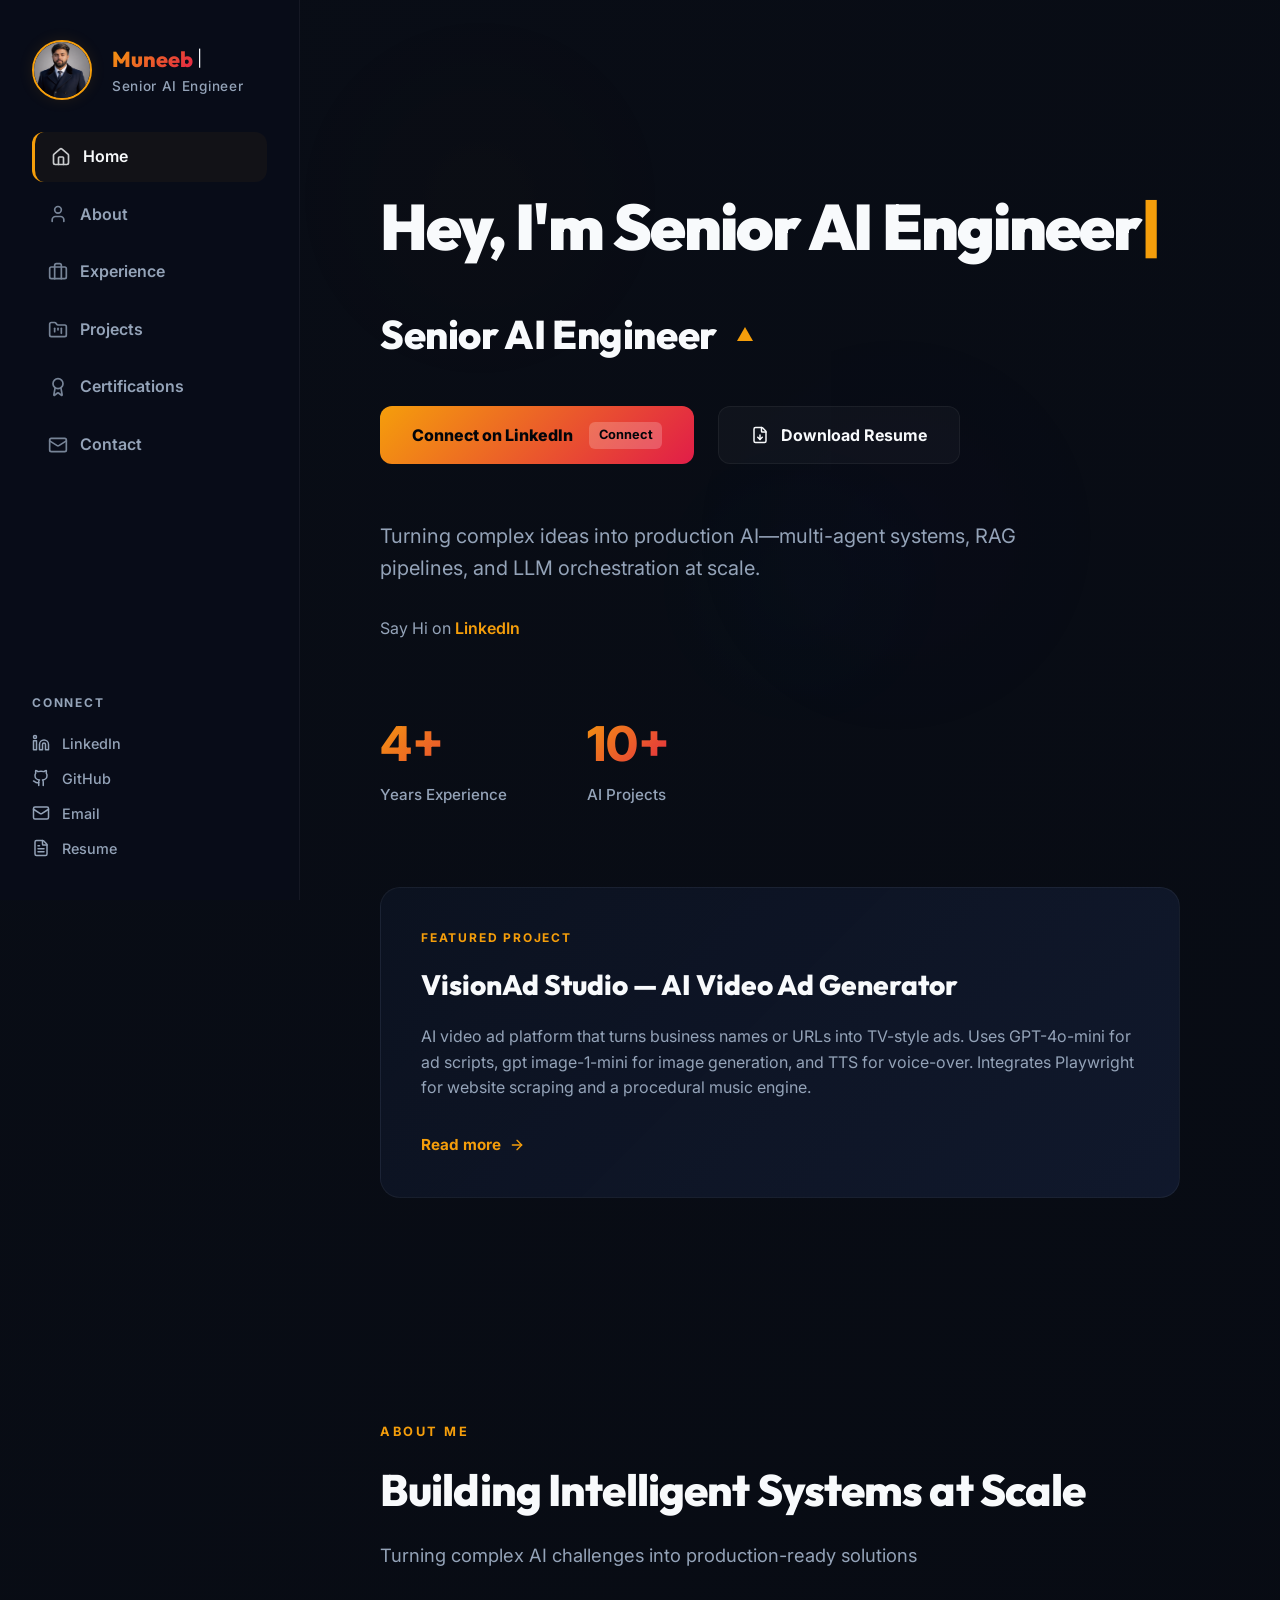
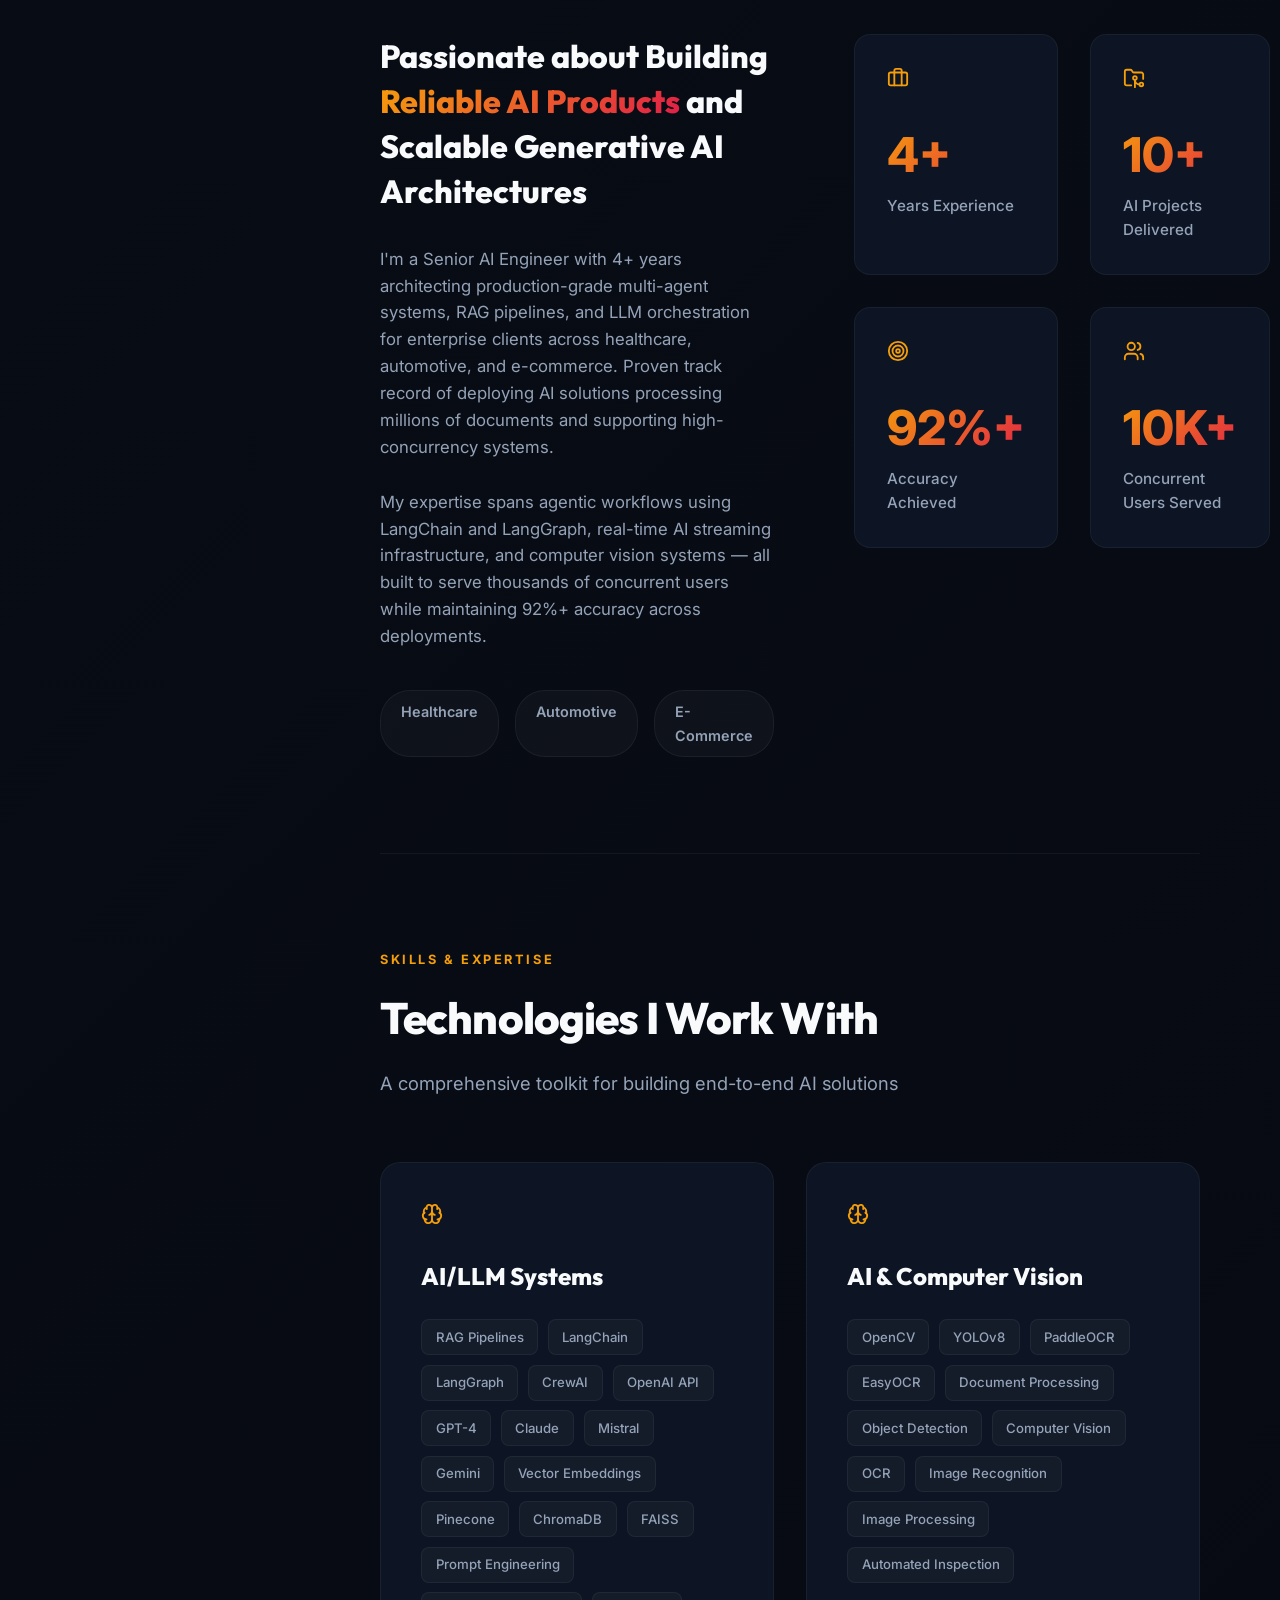
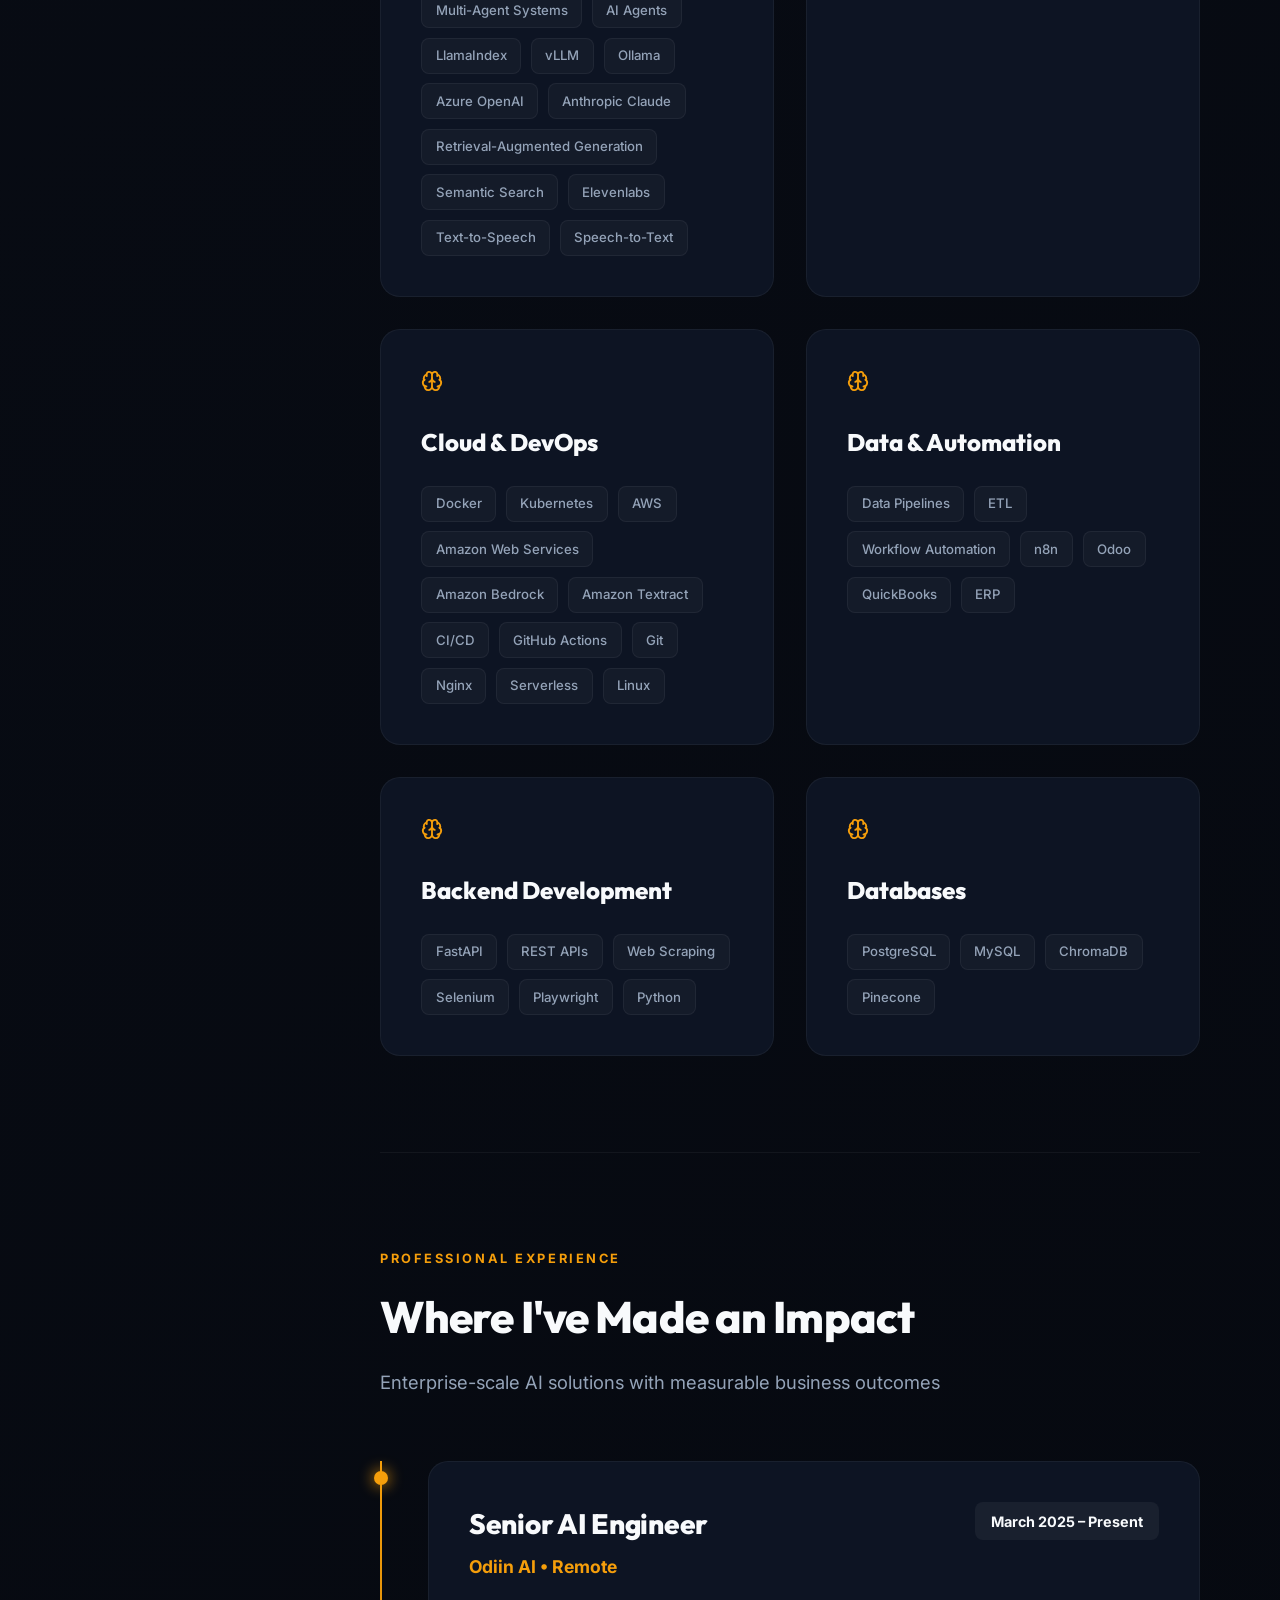
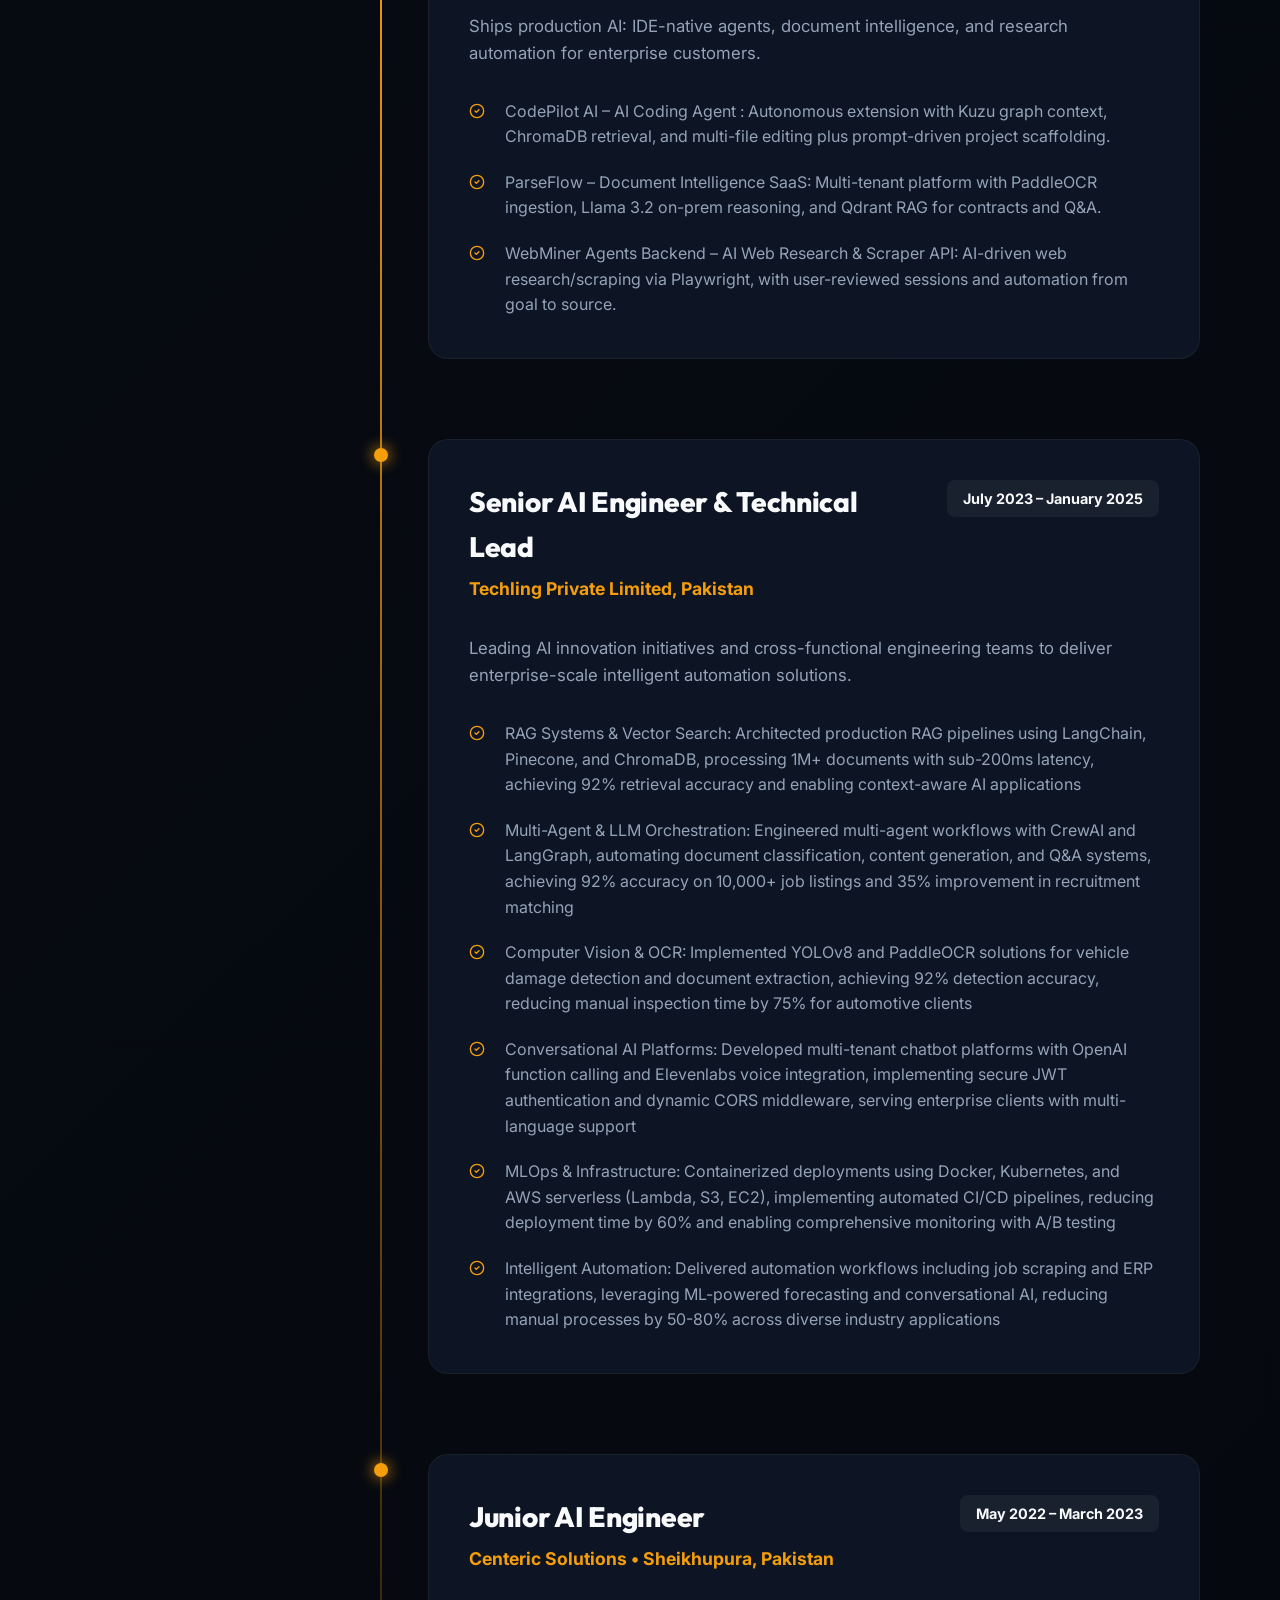
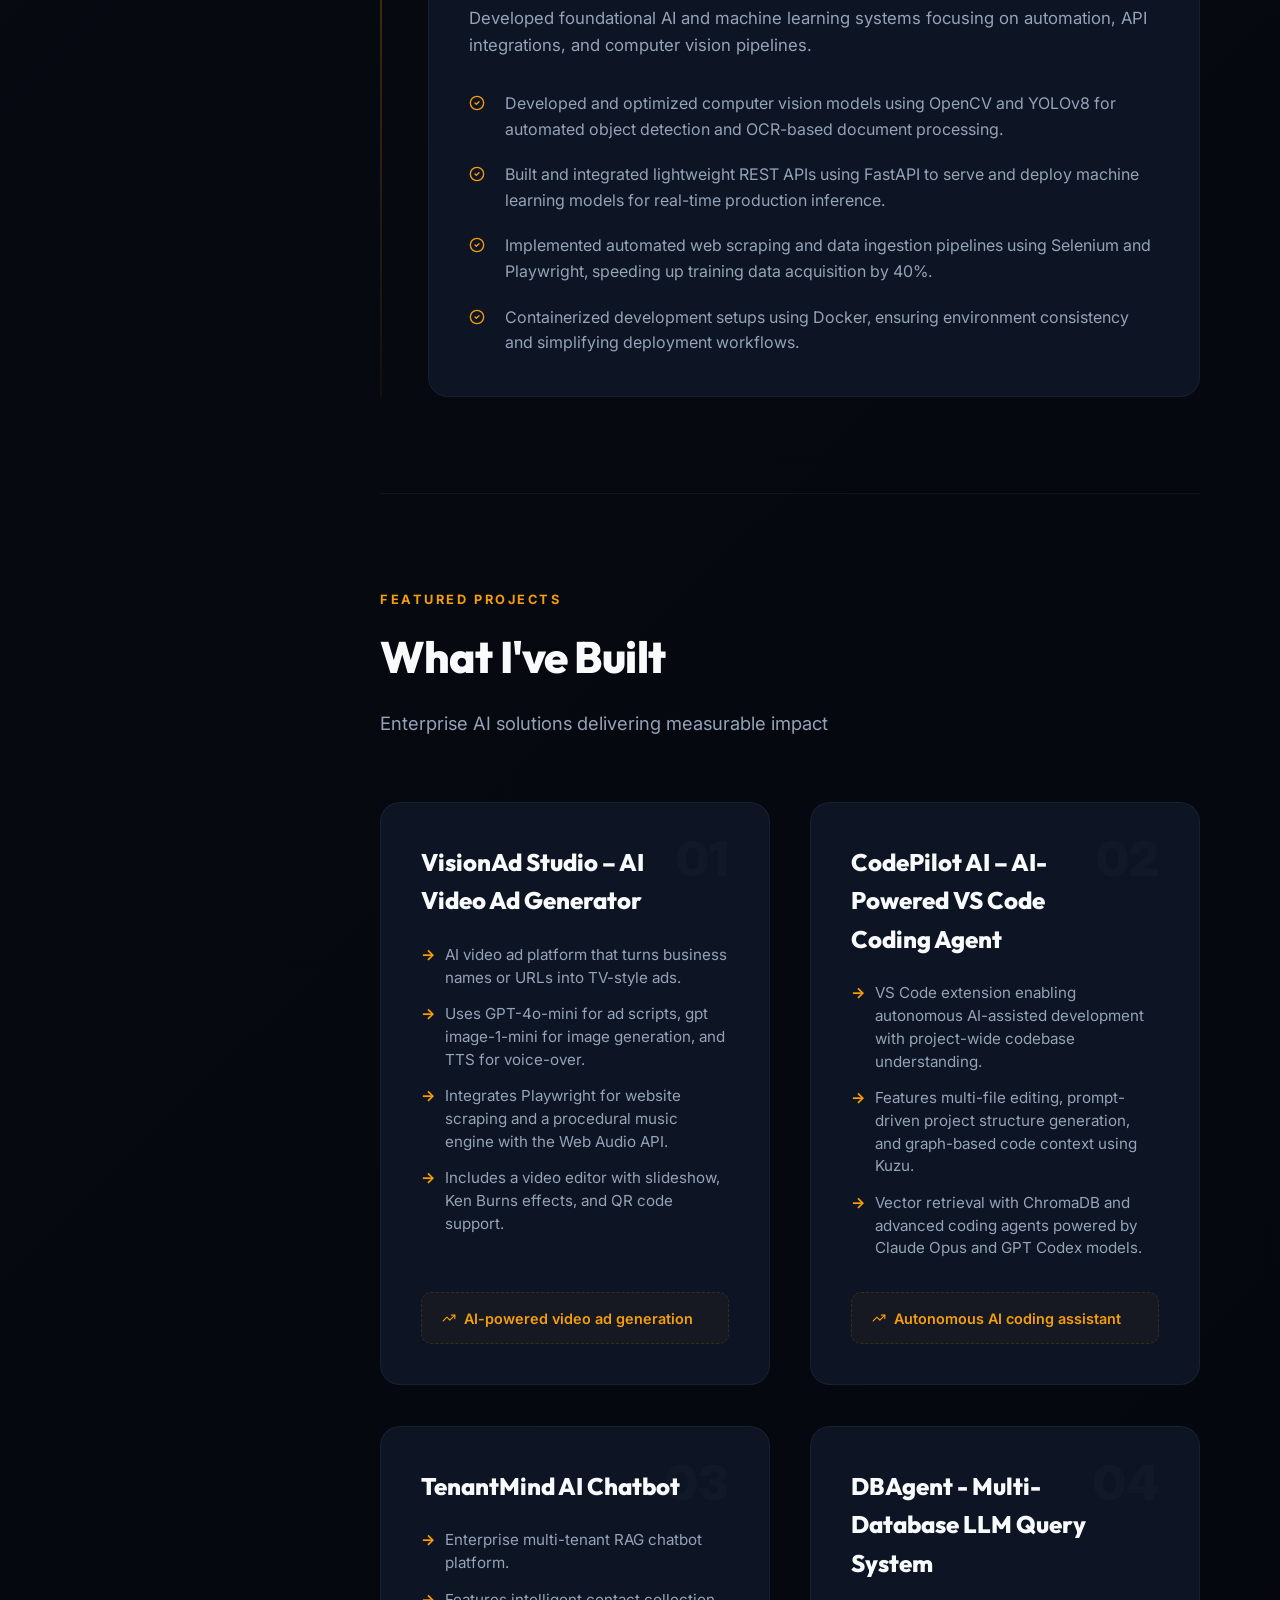
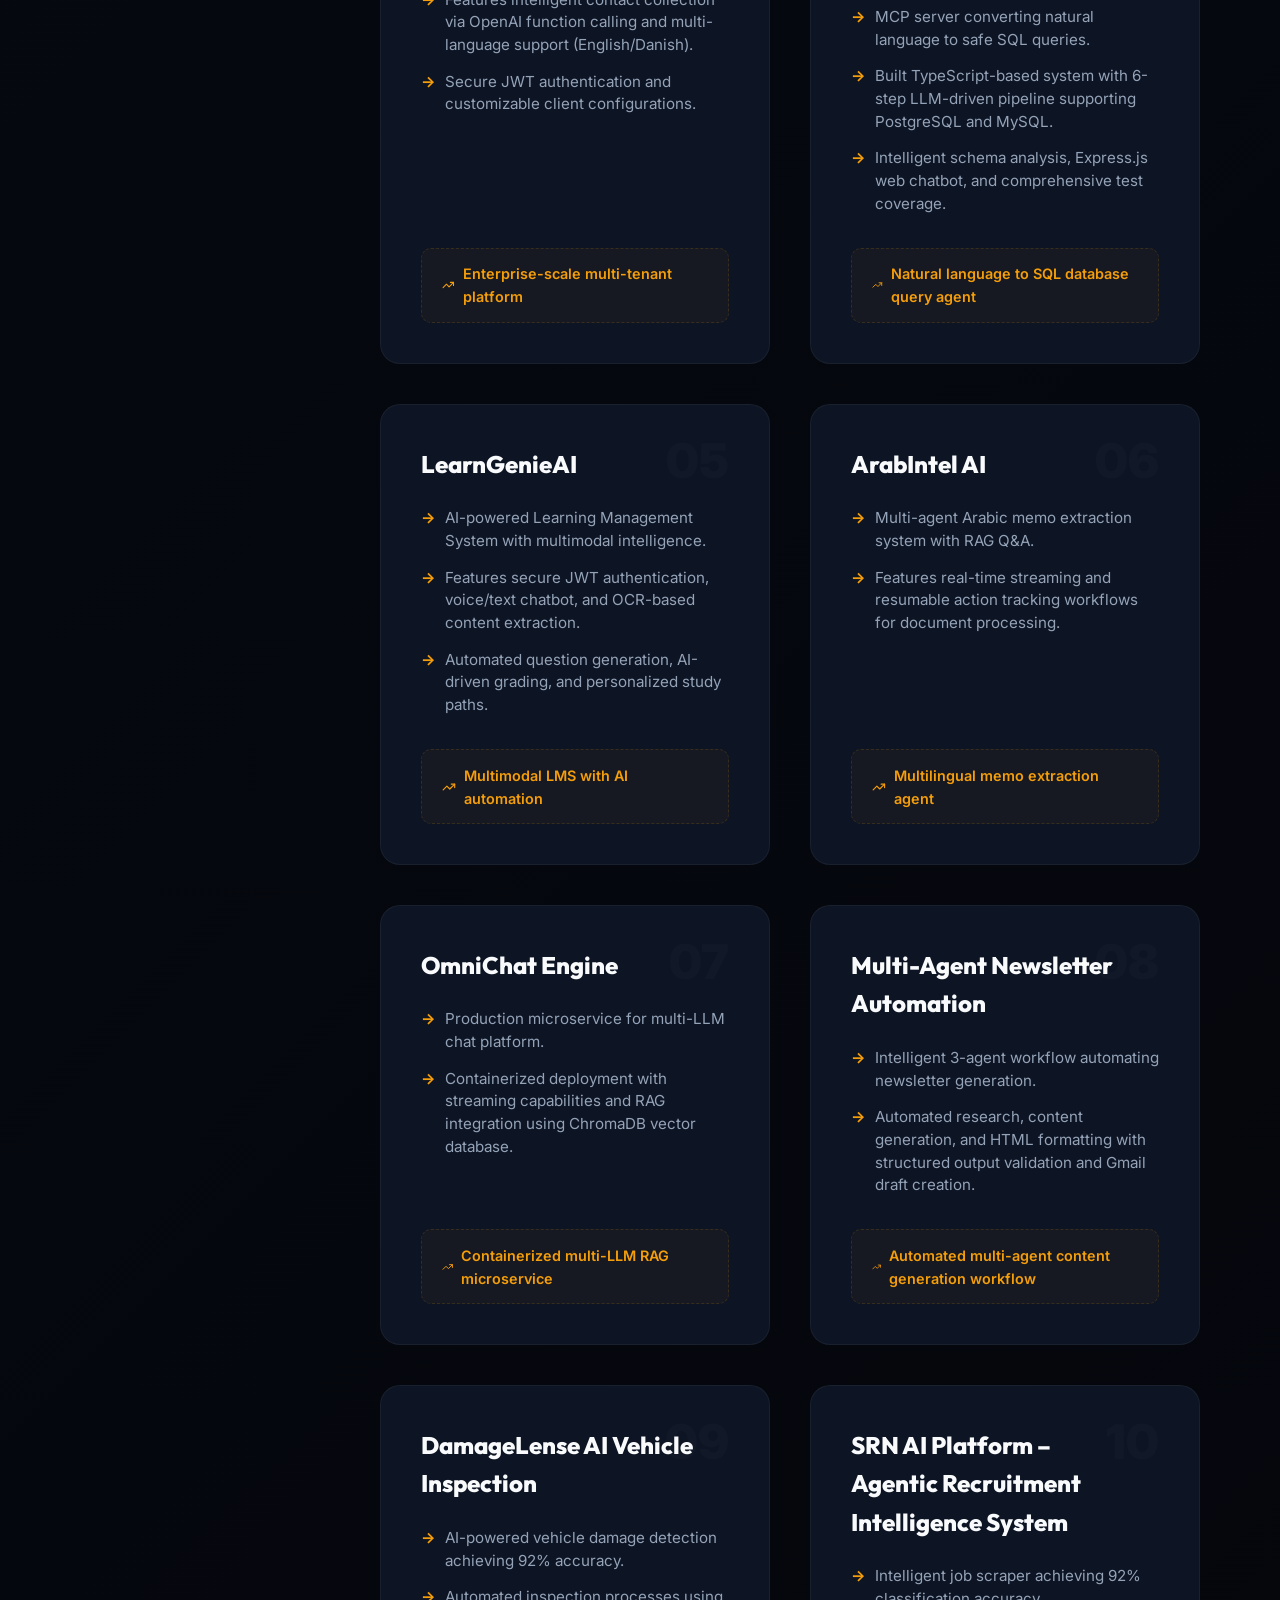
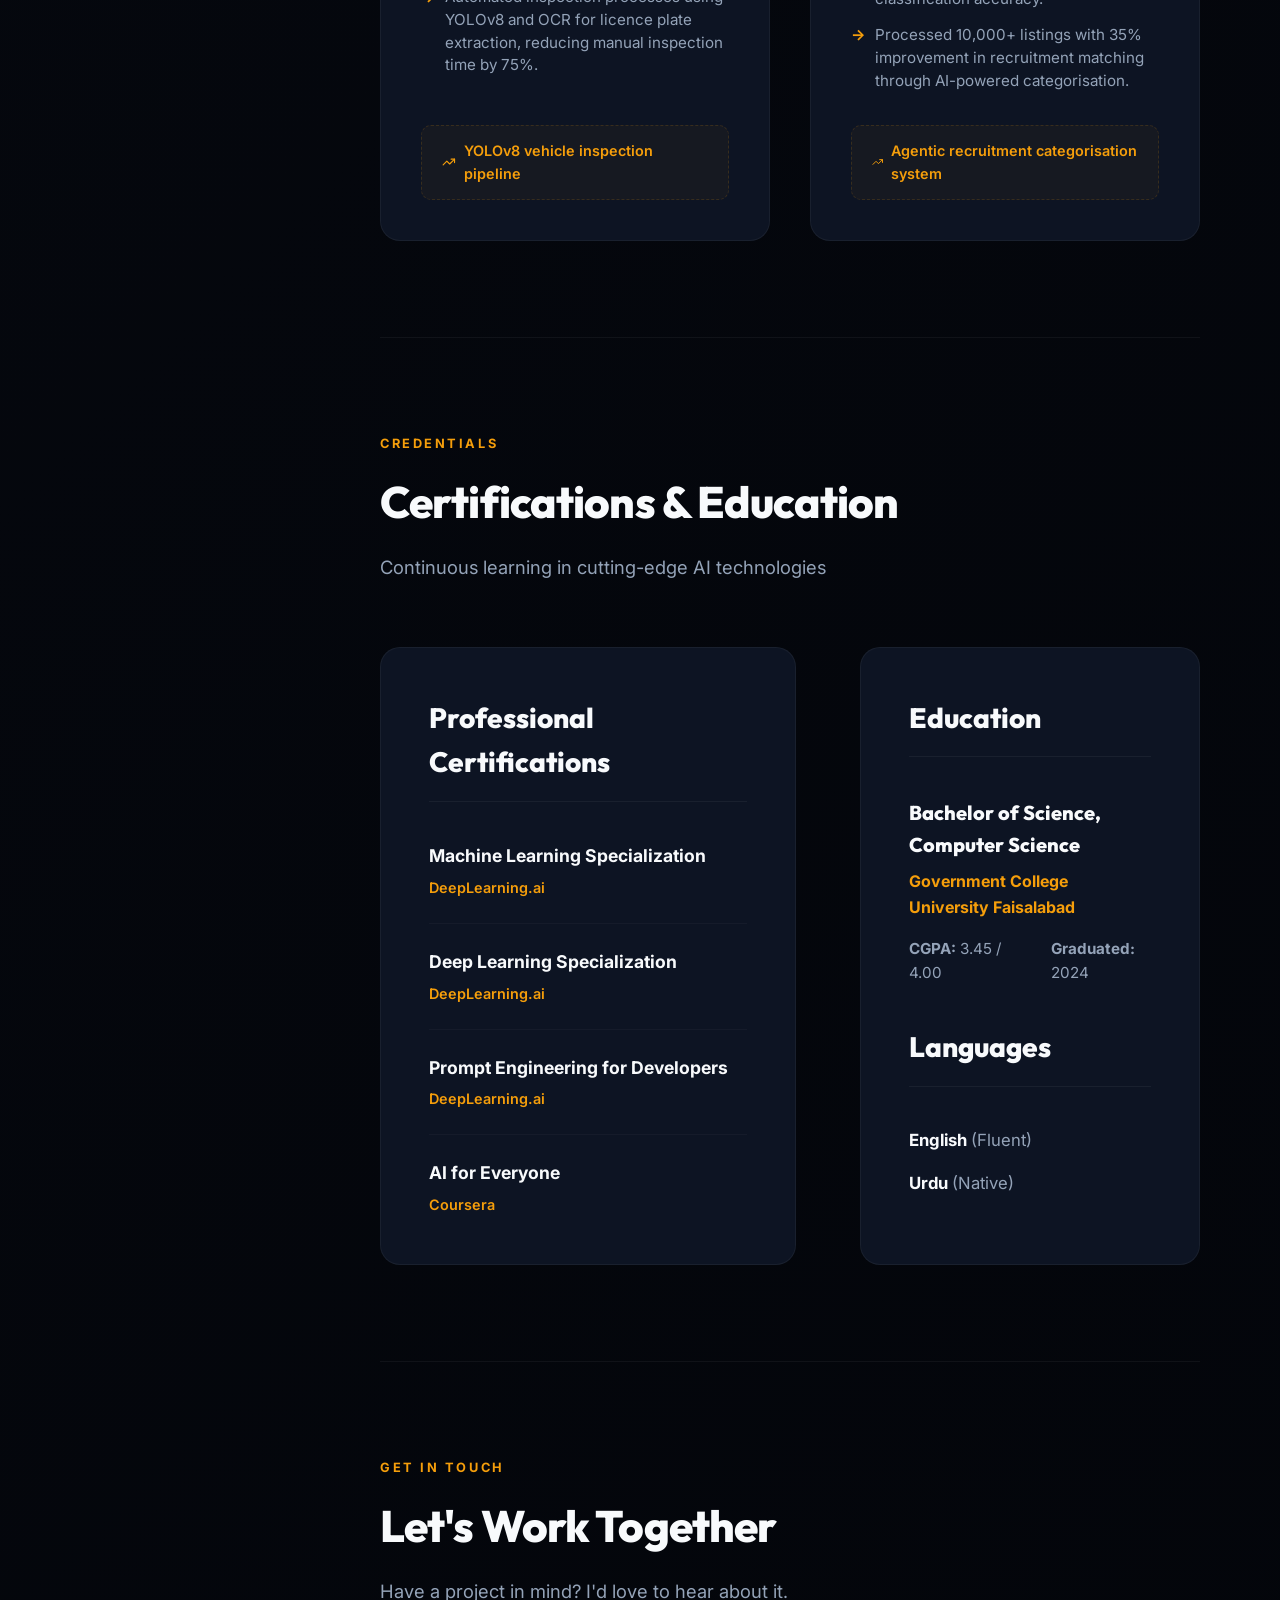
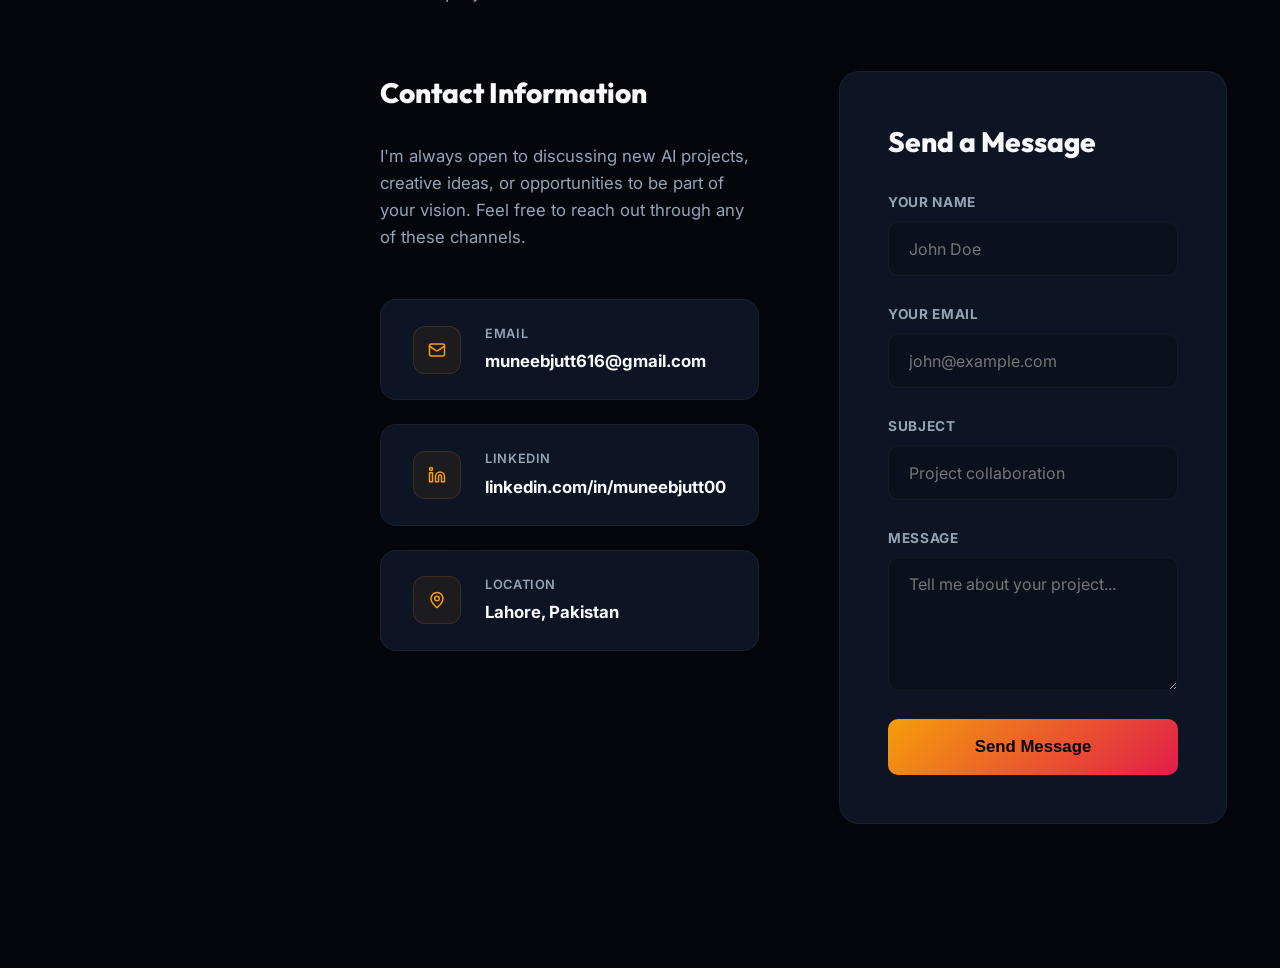
<file: index.html>
<!DOCTYPE html>
<html lang="en">
<head>
    <meta charset="utf-8"/>
    <meta name="viewport" content="width=device-width, initial-scale=1, viewport-fit=cover"/>
    <title>Muneeb Ur Rehman — Senior AI Engineer | Multi-Agent Systems & RAG Architecture</title>
    <meta name="description" content="Senior AI Engineer with 4+ years architecting production-grade multi-agent systems, RAG pipelines, and LLM orchestration for enterprise clients."/>
    <meta name="author" content="Muneeb Ur Rehman"/>
    <meta name="keywords" content="Senior AI Engineer, LLM Orchestration, Multi-Agent Systems, RAG Architecture, Muneeb Ur Rehman"/>
    <link rel="icon" href="data:image/svg+xml,<svg xmlns=%22http://www.w3.org/2000/svg%22 viewBox=%220 0 100 100%22><text y=%22.9em%22 font-size=%2290%22>⚡</text></svg>">
    <link rel="preconnect" href="https://fonts.googleapis.com">
    <link rel="preconnect" href="https://fonts.gstatic.com" crossorigin>
    <link href="https://fonts.googleapis.com/css2?family=Outfit:wght@300;400;500;600;700;800;900&family=Inter:wght@300;400;500;600;700&display=swap" rel="stylesheet">
    <link rel="stylesheet" href="style.css"/>
</head>
<body>
    <div class="ambient-glow glow-1"></div>
    <div class="ambient-glow glow-2"></div>
    <div class="ambient-glow glow-3"></div>
    <button class="mobile-toggle" aria-label="Toggle menu">
        <svg width="24" height="24" viewBox="0 0 24 24" fill="none" stroke="currentColor" stroke-width="2">
            <line x1="3" y1="6" x2="21" y2="6"></line>
            <line x1="3" y1="12" x2="21" y2="12"></line>
            <line x1="3" y1="18" x2="21" y2="18"></line>
        </svg>
    </button>
    <div class="mobile-overlay"></div>
    
    <aside class="sidebar">
        <div class="sidebar-identity">
            <div class="avatar-wrapper">
                <div class="avatar-placeholder">M</div>
                <img src="Images/profilePicture.png" alt="Muneeb" class="avatar"/>
            </div>
            <div>
                <div class="name-block"><span class="name">Muneeb</span><span class="pipe">|</span></div>
                <div class="sidebar-title">Senior AI Engineer</div>
            </div>
        </div>
        <nav class="sidebar-nav">
            <a href="#hero" class="nav-link nav-link-active">
                <svg xmlns="http://www.w3.org/2000/svg" width="20" height="20" viewBox="0 0 24 24" fill="none" stroke="currentColor" stroke-width="2" stroke-linecap="round" stroke-linejoin="round" class="lucide lucide-house nav-icon" aria-hidden="true"><path d="M15 21v-8a1 1 0 0 0-1-1h-4a1 1 0 0 0-1 1v8"></path><path d="M3 10a2 2 0 0 1 .709-1.528l7-6a2 2 0 0 1 2.582 0l7 6A2 2 0 0 1 21 10v9a2 2 0 0 1-2 2H5a2 2 0 0 1-2-2z"></path></svg>Home
            </a>
            <a href="#about" class="nav-link">
                <svg xmlns="http://www.w3.org/2000/svg" width="20" height="20" viewBox="0 0 24 24" fill="none" stroke="currentColor" stroke-width="2" stroke-linecap="round" stroke-linejoin="round" class="lucide lucide-user nav-icon" aria-hidden="true"><path d="M19 21v-2a4 4 0 0 0-4-4H9a4 4 0 0 0-4 4v2"></path><circle cx="12" cy="7" r="4"></circle></svg>About
            </a>
            <a href="#experience" class="nav-link">
                <svg xmlns="http://www.w3.org/2000/svg" width="20" height="20" viewBox="0 0 24 24" fill="none" stroke="currentColor" stroke-width="2" stroke-linecap="round" stroke-linejoin="round" class="lucide lucide-briefcase nav-icon" aria-hidden="true"><path d="M16 20V4a2 2 0 0 0-2-2h-4a2 2 0 0 0-2 2v16"></path><rect width="20" height="14" x="2" y="6" rx="2"></rect></svg>Experience
            </a>
            <a href="#projects" class="nav-link">
                <svg xmlns="http://www.w3.org/2000/svg" width="20" height="20" viewBox="0 0 24 24" fill="none" stroke="currentColor" stroke-width="2" stroke-linecap="round" stroke-linejoin="round" class="lucide lucide-folder-kanban nav-icon" aria-hidden="true"><path d="M4 20h16a2 2 0 0 0 2-2V8a2 2 0 0 0-2-2h-7.93a2 2 0 0 1-1.66-.9l-.82-1.2A2 2 0 0 0 7.93 3H4a2 2 0 0 0-2 2v13c0 1.1.9 2 2 2Z"></path><path d="M8 10v4"></path><path d="M12 10v2"></path><path d="M16 10v6"></path></svg>Projects
            </a>
            <a href="#certifications" class="nav-link">
                <svg xmlns="http://www.w3.org/2000/svg" width="20" height="20" viewBox="0 0 24 24" fill="none" stroke="currentColor" stroke-width="2" stroke-linecap="round" stroke-linejoin="round" class="lucide lucide-award nav-icon" aria-hidden="true"><path d="m15.477 12.89 1.515 8.526a.5.5 0 0 1-.81.47l-3.58-2.687a1 1 0 0 0-1.197 0l-3.586 2.686a.5.5 0 0 1-.81-.469l1.514-8.526"></path><circle cx="12" cy="8" r="6"></circle></svg>Certifications
            </a>
            <a href="#contact" class="nav-link">
                <svg xmlns="http://www.w3.org/2000/svg" width="20" height="20" viewBox="0 0 24 24" fill="none" stroke="currentColor" stroke-width="2" stroke-linecap="round" stroke-linejoin="round" class="lucide lucide-mail nav-icon" aria-hidden="true"><path d="m22 7-8.991 5.727a2 2 0 0 1-2.009 0L2 7"></path><rect x="2" y="4" width="20" height="16" rx="2"></rect></svg>Contact
            </a>
        </nav>
        <div class="sidebar-connect">
            <div class="connect-label">Connect</div>
            <div class="social-links">
                <a href="https://linkedin.com/in/muneebjutt00" target="_blank" rel="noopener noreferrer" class="social-link">
                    <svg xmlns="http://www.w3.org/2000/svg" width="18" height="18" viewBox="0 0 24 24" fill="none" stroke="currentColor" stroke-width="2" stroke-linecap="round" stroke-linejoin="round" class="lucide lucide-linkedin social-icon"><path d="M16 8a6 6 0 0 1 6 6v7h-4v-7a2 2 0 0 0-2-2 2 2 0 0 0-2 2v7h-4v-7a6 6 0 0 1 6-6z"></path><rect width="4" height="12" x="2" y="9"></rect><circle cx="4" cy="4" r="2"></circle></svg>
                    LinkedIn
                </a>
                <a href="https://github.com/muneebjutt00" target="_blank" rel="noopener noreferrer" class="social-link">
                    <svg xmlns="http://www.w3.org/2000/svg" width="18" height="18" viewBox="0 0 24 24" fill="none" stroke="currentColor" stroke-width="2" stroke-linecap="round" stroke-linejoin="round" class="lucide lucide-github social-icon"><path d="M15 22v-4a4.8 4.8 0 0 0-1-3.5c3 0 6-2 6-5.5.08-1.25-.27-2.48-1-3.5.28-1.15.28-2.35 0-3.5 0 0-1 0-3 1.5-2.64-.5-5.36-.5-8 0C6 2 5 2 5 2c-.3 1.15-.3 2.35 0 3.5A5.403 5.403 0 0 0 4 9c0 3.5 3 5.5 6 5.5-.39.49-.68 1.05-.85 1.65-.17.6-.22 1.23-.15 1.85v4"></path><path d="M9 18c-4.51 2-5-2-7-2"></path></svg>
                    GitHub
                </a>
                <a href="#contact" class="social-link">
                    <svg xmlns="http://www.w3.org/2000/svg" width="18" height="18" viewBox="0 0 24 24" fill="none" stroke="currentColor" stroke-width="2" stroke-linecap="round" stroke-linejoin="round" class="lucide lucide-mail social-icon"><path d="m22 7-8.991 5.727a2 2 0 0 1-2.009 0L2 7"></path><rect x="2" y="4" width="20" height="16" rx="2"></rect></svg>
                    Email
                </a>
                <a href="Muneeb_Ur_Rehman_AI_Engineer.pdf" target="_blank" rel="noopener noreferrer" class="social-link">
                    <svg xmlns="http://www.w3.org/2000/svg" width="18" height="18" viewBox="0 0 24 24" fill="none" stroke="currentColor" stroke-width="2" stroke-linecap="round" stroke-linejoin="round" class="lucide lucide-file-text social-icon"><path d="M6 22a2 2 0 0 1-2-2V4a2 2 0 0 1 2-2h8a2.4 2.4 0 0 1 1.704.706l3.588 3.588A2.4 2.4 0 0 1 20 8v12a2 2 0 0 1-2 2z"></path><path d="M14 2v5a1 1 0 0 0 1 1h5"></path><path d="M10 9H8"></path><path d="M16 13H8"></path><path d="M16 17H8"></path></svg>
                    Resume
                </a>
            </div>
        </div>
    </aside>
    
    <div class="main-wrapper">
        <main>
            <!-- Hero -->
            <section id="hero" class="hero-section">
                <div class="hero-content">
                    <h1 class="hero-greeting">Hey, I'm <span id="typewriter">Muneeb Ur Rehman</span><span class="typewriter-cursor">|</span></h1>
                    <div class="hero-title-row">
                        <h2 class="hero-subtitle">Senior AI Engineer</h2>
                        <span class="accent-triangle"></span>
                    </div>
                    <div class="hero-cta-row">
                        <a href="https://linkedin.com/in/muneebjutt00" target="_blank" rel="noopener noreferrer" class="cta-button">
                            <span>Connect on LinkedIn</span>
                            <span class="follow-badge">Connect</span>
                        </a>
                        <a href="Muneeb_Ur_Rehman_AI_Engineer.pdf" target="_blank" rel="noopener noreferrer" class="resume-button">
                            <svg xmlns="http://www.w3.org/2000/svg" width="18" height="18" viewBox="0 0 24 24" fill="none" stroke="currentColor" stroke-width="2" stroke-linecap="round" stroke-linejoin="round" class="lucide lucide-file-down"><path d="M6 22a2 2 0 0 1-2-2V4a2 2 0 0 1 2-2h8a2.4 2.4 0 0 1 1.704.706l3.588 3.588A2.4 2.4 0 0 1 20 8v12a2 2 0 0 1-2 2z"></path><path d="M14 2v5a1 1 0 0 0 1 1h5"></path><path d="M12 18v-6"></path><path d="m9 15 3 3 3-3"></path></svg>
                            Download Resume
                        </a>
                    </div>
                    <p class="hero-description">Turning complex ideas into production AI—multi-agent systems, RAG pipelines, and LLM orchestration at scale.</p>
                    <p class="hero-say-hi">Say Hi on <a href="https://linkedin.com/in/muneebjutt00" target="_blank" rel="noopener noreferrer">LinkedIn</a></p>
                    
                    <div class="hero-stats">
                        <div class="hero-stat">
                            <div class="stat-value">4+</div>
                            <div class="stat-label">Years Experience</div>
                        </div>
                        <div class="hero-stat">
                            <div class="stat-value">10+</div>
                            <div class="stat-label">AI Projects</div>
                        </div>
                    </div>
                    
                    <a href="#projects" class="featured-card">
                        <div class="featured-label">Featured Project</div>
                        <div class="featured-content">
                            <h3 class="featured-title">VisionAd Studio — AI Video Ad Generator</h3>
                            <p class="featured-desc">AI video ad platform that turns business names or URLs into TV-style ads. Uses GPT-4o-mini for ad scripts, gpt image-1-mini for image generation, and TTS for voice-over. Integrates Playwright for website scraping and a procedural music engine.</p>
                        </div>
                        <div class="featured-cta">
                            Read more
                            <svg xmlns="http://www.w3.org/2000/svg" width="16" height="16" viewBox="0 0 24 24" fill="none" stroke="currentColor" stroke-width="2" stroke-linecap="round" stroke-linejoin="round" class="lucide lucide-arrow-right"><path d="M5 12h14"></path><path d="m12 5 7 7-7 7"></path></svg>
                        </div>
                    </a>
                </div>
            </section>
            
            <!-- About -->
            <section id="about" class="section about-section">
                <div class="container">
                    <div class="section-header reveal">
                        <span class="section-label">About Me</span>
                        <h2 class="section-title">Building Intelligent Systems at Scale</h2>
                        <p class="section-subtitle">Turning complex AI challenges into production-ready solutions</p>
                    </div>
                    <div class="about-grid">
                        <div class="about-content reveal">
                            <h3>Passionate about Building <span class="highlight">Reliable AI Products</span> and Scalable Generative AI Architectures</h3>
                            <p class="bio">I'm a Senior AI Engineer with 4+ years architecting production-grade multi-agent systems, RAG pipelines, and LLM orchestration for enterprise clients across healthcare, automotive, and e-commerce. Proven track record of deploying AI solutions processing millions of documents and supporting high-concurrency systems.</p>
                            <p class="bio">My expertise spans agentic workflows using LangChain and LangGraph, real-time AI streaming infrastructure, and computer vision systems — all built to serve thousands of concurrent users while maintaining 92%+ accuracy across deployments.</p>
                            <div class="industries">
                                <span class="industry-tag">Healthcare</span>
                                <span class="industry-tag">Automotive</span>
                                <span class="industry-tag">E-Commerce</span>
                            </div>
                        </div>
                        <div class="about-stats-grid">
                            <div class="stat-card reveal">
                                <div class="stat-icon">
                                    <svg xmlns="http://www.w3.org/2000/svg" width="22" height="22" viewBox="0 0 24 24" fill="none" stroke="currentColor" stroke-width="2" stroke-linecap="round" stroke-linejoin="round" class="lucide lucide-briefcase"><path d="M16 20V4a2 2 0 0 0-2-2h-4a2 2 0 0 0-2 2v16"></path><rect width="20" height="14" x="2" y="6" rx="2"></rect></svg>
                                </div>
                                <div class="stat-value">4+</div>
                                <div class="stat-label">Years Experience</div>
                            </div>
                            <div class="stat-card reveal">
                                <div class="stat-icon">
                                    <svg xmlns="http://www.w3.org/2000/svg" width="22" height="22" viewBox="0 0 24 24" fill="none" stroke="currentColor" stroke-width="2" stroke-linecap="round" stroke-linejoin="round" class="lucide lucide-folder-git-2"><path d="M18 19a5 5 0 0 1-5-5v8"></path><path d="M9 20H4a2 2 0 0 1-2-2V5a2 2 0 0 1 2-2h3.9a2 2 0 0 1 1.69.9l.81 1.2a2 2 0 0 0 1.67.9H20a2 2 0 0 1 2 2v5"></path><circle cx="13" cy="12" r="2"></circle><circle cx="20" cy="19" r="2"></circle></svg>
                                </div>
                                <div class="stat-value">10+</div>
                                <div class="stat-label">AI Projects Delivered</div>
                            </div>
                            <div class="stat-card reveal">
                                <div class="stat-icon">
                                    <svg xmlns="http://www.w3.org/2000/svg" width="22" height="22" viewBox="0 0 24 24" fill="none" stroke="currentColor" stroke-width="2" stroke-linecap="round" stroke-linejoin="round" class="lucide lucide-target"><circle cx="12" cy="12" r="10"></circle><circle cx="12" cy="12" r="6"></circle><circle cx="12" cy="12" r="2"></circle></svg>
                                </div>
                                <div class="stat-value">92%+</div>
                                <div class="stat-label">Accuracy Achieved</div>
                            </div>
                            <div class="stat-card reveal">
                                <div class="stat-icon">
                                    <svg xmlns="http://www.w3.org/2000/svg" width="22" height="22" viewBox="0 0 24 24" fill="none" stroke="currentColor" stroke-width="2" stroke-linecap="round" stroke-linejoin="round" class="lucide lucide-users"><path d="M16 21v-2a4 4 0 0 0-4-4H6a4 4 0 0 0-4 4v2"></path><path d="M16 3.128a4 4 0 0 1 0 7.744"></path><path d="M22 21v-2a4 4 0 0 0-3-3.87"></path><circle cx="9" cy="7" r="4"></circle></svg>
                                </div>
                                <div class="stat-value">10K+</div>
                                <div class="stat-label">Concurrent Users Served</div>
                            </div>
                        </div>
                    </div>
                </div>
            </section>
            
            <!-- Skills -->
            <section id="skills" class="section skills-section">
                <div class="container">
                    <div class="section-header reveal">
                        <span class="section-label">Skills & Expertise</span>
                        <h2 class="section-title">Technologies I Work With</h2>
                        <p class="section-subtitle">A comprehensive toolkit for building end-to-end AI solutions</p>
                    </div>
                    <div class="skills-grid">
                        
        <div class="skills-card reveal">
            <div class="skills-card-icon">
                <svg xmlns="http://www.w3.org/2000/svg" width="22" height="22" viewBox="0 0 24 24" fill="none" stroke="currentColor" stroke-width="2" stroke-linecap="round" stroke-linejoin="round" class="lucide lucide-brain" aria-hidden="true"><path d="M12 18V5"></path><path d="M15 13a4.17 4.17 0 0 1-3-4 4.17 4.17 0 0 1-3 4"></path><path d="M17.598 6.5A3 3 0 1 0 12 5a3 3 0 1 0-5.598 1.5"></path><path d="M17.997 5.125a4 4 0 0 1 2.526 5.77"></path><path d="M18 18a4 4 0 0 0 2-7.464"></path><path d="M19.967 17.483A4 4 0 1 1 12 18a4 4 0 1 1-7.967-.517"></path><path d="M6 18a4 4 0 0 1-2-7.464"></path><path d="M6.003 5.125a4 4 0 0 0-2.526 5.77"></path></svg>
            </div>
            <h3 class="skills-card-title">AI/LLM Systems</h3>
            <div class="skills-tags">
                <span class="skill-tag">RAG Pipelines</span><span class="skill-tag">LangChain</span><span class="skill-tag">LangGraph</span><span class="skill-tag">CrewAI</span><span class="skill-tag">OpenAI API</span><span class="skill-tag">GPT-4</span><span class="skill-tag">Claude</span><span class="skill-tag">Mistral</span><span class="skill-tag">Gemini</span><span class="skill-tag">Vector Embeddings</span><span class="skill-tag">Pinecone</span><span class="skill-tag">ChromaDB</span><span class="skill-tag">FAISS</span><span class="skill-tag">Prompt Engineering</span><span class="skill-tag">Multi-Agent Systems</span><span class="skill-tag">AI Agents</span><span class="skill-tag">LlamaIndex</span><span class="skill-tag">vLLM</span><span class="skill-tag">Ollama</span><span class="skill-tag">Azure OpenAI</span><span class="skill-tag">Anthropic Claude</span><span class="skill-tag">Retrieval-Augmented Generation</span><span class="skill-tag">Semantic Search</span><span class="skill-tag">Elevenlabs</span><span class="skill-tag">Text-to-Speech</span><span class="skill-tag">Speech-to-Text</span>
            </div>
        </div>
    
        <div class="skills-card reveal">
            <div class="skills-card-icon">
                <svg xmlns="http://www.w3.org/2000/svg" width="22" height="22" viewBox="0 0 24 24" fill="none" stroke="currentColor" stroke-width="2" stroke-linecap="round" stroke-linejoin="round" class="lucide lucide-brain" aria-hidden="true"><path d="M12 18V5"></path><path d="M15 13a4.17 4.17 0 0 1-3-4 4.17 4.17 0 0 1-3 4"></path><path d="M17.598 6.5A3 3 0 1 0 12 5a3 3 0 1 0-5.598 1.5"></path><path d="M17.997 5.125a4 4 0 0 1 2.526 5.77"></path><path d="M18 18a4 4 0 0 0 2-7.464"></path><path d="M19.967 17.483A4 4 0 1 1 12 18a4 4 0 1 1-7.967-.517"></path><path d="M6 18a4 4 0 0 1-2-7.464"></path><path d="M6.003 5.125a4 4 0 0 0-2.526 5.77"></path></svg>
            </div>
            <h3 class="skills-card-title">AI & Computer Vision</h3>
            <div class="skills-tags">
                <span class="skill-tag">OpenCV</span><span class="skill-tag">YOLOv8</span><span class="skill-tag">PaddleOCR</span><span class="skill-tag">EasyOCR</span><span class="skill-tag">Document Processing</span><span class="skill-tag">Object Detection</span><span class="skill-tag">Computer Vision</span><span class="skill-tag">OCR</span><span class="skill-tag">Image Recognition</span><span class="skill-tag">Image Processing</span><span class="skill-tag">Automated Inspection</span>
            </div>
        </div>
    
        <div class="skills-card reveal">
            <div class="skills-card-icon">
                <svg xmlns="http://www.w3.org/2000/svg" width="22" height="22" viewBox="0 0 24 24" fill="none" stroke="currentColor" stroke-width="2" stroke-linecap="round" stroke-linejoin="round" class="lucide lucide-brain" aria-hidden="true"><path d="M12 18V5"></path><path d="M15 13a4.17 4.17 0 0 1-3-4 4.17 4.17 0 0 1-3 4"></path><path d="M17.598 6.5A3 3 0 1 0 12 5a3 3 0 1 0-5.598 1.5"></path><path d="M17.997 5.125a4 4 0 0 1 2.526 5.77"></path><path d="M18 18a4 4 0 0 0 2-7.464"></path><path d="M19.967 17.483A4 4 0 1 1 12 18a4 4 0 1 1-7.967-.517"></path><path d="M6 18a4 4 0 0 1-2-7.464"></path><path d="M6.003 5.125a4 4 0 0 0-2.526 5.77"></path></svg>
            </div>
            <h3 class="skills-card-title">Cloud & DevOps</h3>
            <div class="skills-tags">
                <span class="skill-tag">Docker</span><span class="skill-tag">Kubernetes</span><span class="skill-tag">AWS</span><span class="skill-tag">Amazon Web Services</span><span class="skill-tag">Amazon Bedrock</span><span class="skill-tag">Amazon Textract</span><span class="skill-tag">CI/CD</span><span class="skill-tag">GitHub Actions</span><span class="skill-tag">Git</span><span class="skill-tag">Nginx</span><span class="skill-tag">Serverless</span><span class="skill-tag">Linux</span>
            </div>
        </div>
    
        <div class="skills-card reveal">
            <div class="skills-card-icon">
                <svg xmlns="http://www.w3.org/2000/svg" width="22" height="22" viewBox="0 0 24 24" fill="none" stroke="currentColor" stroke-width="2" stroke-linecap="round" stroke-linejoin="round" class="lucide lucide-brain" aria-hidden="true"><path d="M12 18V5"></path><path d="M15 13a4.17 4.17 0 0 1-3-4 4.17 4.17 0 0 1-3 4"></path><path d="M17.598 6.5A3 3 0 1 0 12 5a3 3 0 1 0-5.598 1.5"></path><path d="M17.997 5.125a4 4 0 0 1 2.526 5.77"></path><path d="M18 18a4 4 0 0 0 2-7.464"></path><path d="M19.967 17.483A4 4 0 1 1 12 18a4 4 0 1 1-7.967-.517"></path><path d="M6 18a4 4 0 0 1-2-7.464"></path><path d="M6.003 5.125a4 4 0 0 0-2.526 5.77"></path></svg>
            </div>
            <h3 class="skills-card-title">Data & Automation</h3>
            <div class="skills-tags">
                <span class="skill-tag">Data Pipelines</span><span class="skill-tag">ETL</span><span class="skill-tag">Workflow Automation</span><span class="skill-tag">n8n</span><span class="skill-tag">Odoo</span><span class="skill-tag">QuickBooks</span><span class="skill-tag">ERP</span>
            </div>
        </div>
    
        <div class="skills-card reveal">
            <div class="skills-card-icon">
                <svg xmlns="http://www.w3.org/2000/svg" width="22" height="22" viewBox="0 0 24 24" fill="none" stroke="currentColor" stroke-width="2" stroke-linecap="round" stroke-linejoin="round" class="lucide lucide-brain" aria-hidden="true"><path d="M12 18V5"></path><path d="M15 13a4.17 4.17 0 0 1-3-4 4.17 4.17 0 0 1-3 4"></path><path d="M17.598 6.5A3 3 0 1 0 12 5a3 3 0 1 0-5.598 1.5"></path><path d="M17.997 5.125a4 4 0 0 1 2.526 5.77"></path><path d="M18 18a4 4 0 0 0 2-7.464"></path><path d="M19.967 17.483A4 4 0 1 1 12 18a4 4 0 1 1-7.967-.517"></path><path d="M6 18a4 4 0 0 1-2-7.464"></path><path d="M6.003 5.125a4 4 0 0 0-2.526 5.77"></path></svg>
            </div>
            <h3 class="skills-card-title">Backend Development</h3>
            <div class="skills-tags">
                <span class="skill-tag">FastAPI</span><span class="skill-tag">REST APIs</span><span class="skill-tag">Web Scraping</span><span class="skill-tag">Selenium</span><span class="skill-tag">Playwright</span><span class="skill-tag">Python</span>
            </div>
        </div>
    
        <div class="skills-card reveal">
            <div class="skills-card-icon">
                <svg xmlns="http://www.w3.org/2000/svg" width="22" height="22" viewBox="0 0 24 24" fill="none" stroke="currentColor" stroke-width="2" stroke-linecap="round" stroke-linejoin="round" class="lucide lucide-brain" aria-hidden="true"><path d="M12 18V5"></path><path d="M15 13a4.17 4.17 0 0 1-3-4 4.17 4.17 0 0 1-3 4"></path><path d="M17.598 6.5A3 3 0 1 0 12 5a3 3 0 1 0-5.598 1.5"></path><path d="M17.997 5.125a4 4 0 0 1 2.526 5.77"></path><path d="M18 18a4 4 0 0 0 2-7.464"></path><path d="M19.967 17.483A4 4 0 1 1 12 18a4 4 0 1 1-7.967-.517"></path><path d="M6 18a4 4 0 0 1-2-7.464"></path><path d="M6.003 5.125a4 4 0 0 0-2.526 5.77"></path></svg>
            </div>
            <h3 class="skills-card-title">Databases</h3>
            <div class="skills-tags">
                <span class="skill-tag">PostgreSQL</span><span class="skill-tag">MySQL</span><span class="skill-tag">ChromaDB</span><span class="skill-tag">Pinecone</span>
            </div>
        </div>
    
                    </div>
                </div>
            </section>
            
            <!-- Experience -->
            <section id="experience" class="section experience-section">
                <div class="container">
                    <div class="section-header reveal">
                        <span class="section-label">Professional Experience</span>
                        <h2 class="section-title">Where I've Made an Impact</h2>
                        <p class="section-subtitle">Enterprise-scale AI solutions with measurable business outcomes</p>
                    </div>
                    <div class="timeline">
                        
        <div class="timeline-item reveal">
            <div class="timeline-dot"></div>
            <div class="timeline-card">
                <div class="card-header">
                    <div>
                        <h3 class="role">Senior AI Engineer</h3>
                        <p class="company">Odiin AI • Remote</p>
                    </div>
                    <span class="duration">March 2025 – Present</span>
                </div>
                <p class="experience-description">Ships production AI: IDE-native agents, document intelligence, and research automation for enterprise customers.</p>
                <div class="achievements-list">
                    
            <div class="achievement reveal">
                <svg aria-hidden="true" class="lucide lucide-circle-check achievement-icon" fill="none" height="16" stroke="currentColor" stroke-linecap="round" stroke-linejoin="round" stroke-width="2" viewBox="0 0 24 24" width="16" xmlns="http://www.w3.org/2000/svg">
                    <circle cx="12" cy="12" r="10"></circle>
                    <path d="m9 12 2 2 4-4"></path>
                </svg>
                <p class="achievement-text">CodePilot AI – AI Coding Agent : Autonomous extension with Kuzu graph context, ChromaDB retrieval, and multi-file editing plus prompt-driven project scaffolding.</p>
            </div>
        
            <div class="achievement reveal">
                <svg aria-hidden="true" class="lucide lucide-circle-check achievement-icon" fill="none" height="16" stroke="currentColor" stroke-linecap="round" stroke-linejoin="round" stroke-width="2" viewBox="0 0 24 24" width="16" xmlns="http://www.w3.org/2000/svg">
                    <circle cx="12" cy="12" r="10"></circle>
                    <path d="m9 12 2 2 4-4"></path>
                </svg>
                <p class="achievement-text">ParseFlow – Document Intelligence SaaS: Multi-tenant platform with PaddleOCR ingestion, Llama 3.2 on-prem reasoning, and Qdrant RAG for contracts and Q&A.</p>
            </div>
        
            <div class="achievement reveal">
                <svg aria-hidden="true" class="lucide lucide-circle-check achievement-icon" fill="none" height="16" stroke="currentColor" stroke-linecap="round" stroke-linejoin="round" stroke-width="2" viewBox="0 0 24 24" width="16" xmlns="http://www.w3.org/2000/svg">
                    <circle cx="12" cy="12" r="10"></circle>
                    <path d="m9 12 2 2 4-4"></path>
                </svg>
                <p class="achievement-text">WebMiner Agents Backend – AI Web Research & Scraper API: AI-driven web research/scraping via Playwright, with user-reviewed sessions and automation from goal to source.</p>
            </div>
        
                </div>
            </div>
        </div>
    
        <div class="timeline-item reveal">
            <div class="timeline-dot"></div>
            <div class="timeline-card">
                <div class="card-header">
                    <div>
                        <h3 class="role">Senior AI Engineer & Technical Lead</h3>
                        <p class="company">Techling Private Limited, Pakistan</p>
                    </div>
                    <span class="duration">July 2023 – January 2025</span>
                </div>
                <p class="experience-description">Leading AI innovation initiatives and cross-functional engineering teams to deliver enterprise-scale intelligent automation solutions.</p>
                <div class="achievements-list">
                    
            <div class="achievement reveal">
                <svg aria-hidden="true" class="lucide lucide-circle-check achievement-icon" fill="none" height="16" stroke="currentColor" stroke-linecap="round" stroke-linejoin="round" stroke-width="2" viewBox="0 0 24 24" width="16" xmlns="http://www.w3.org/2000/svg">
                    <circle cx="12" cy="12" r="10"></circle>
                    <path d="m9 12 2 2 4-4"></path>
                </svg>
                <p class="achievement-text">RAG Systems & Vector Search: Architected production RAG pipelines using LangChain, Pinecone, and ChromaDB, processing 1M+ documents with sub-200ms latency, achieving 92% retrieval accuracy and enabling context-aware AI applications</p>
            </div>
        
            <div class="achievement reveal">
                <svg aria-hidden="true" class="lucide lucide-circle-check achievement-icon" fill="none" height="16" stroke="currentColor" stroke-linecap="round" stroke-linejoin="round" stroke-width="2" viewBox="0 0 24 24" width="16" xmlns="http://www.w3.org/2000/svg">
                    <circle cx="12" cy="12" r="10"></circle>
                    <path d="m9 12 2 2 4-4"></path>
                </svg>
                <p class="achievement-text">Multi-Agent & LLM Orchestration: Engineered multi-agent workflows with CrewAI and LangGraph, automating document classification, content generation, and Q&A systems, achieving 92% accuracy on 10,000+ job listings and 35% improvement in recruitment matching</p>
            </div>
        
            <div class="achievement reveal">
                <svg aria-hidden="true" class="lucide lucide-circle-check achievement-icon" fill="none" height="16" stroke="currentColor" stroke-linecap="round" stroke-linejoin="round" stroke-width="2" viewBox="0 0 24 24" width="16" xmlns="http://www.w3.org/2000/svg">
                    <circle cx="12" cy="12" r="10"></circle>
                    <path d="m9 12 2 2 4-4"></path>
                </svg>
                <p class="achievement-text">Computer Vision & OCR: Implemented YOLOv8 and PaddleOCR solutions for vehicle damage detection and document extraction, achieving 92% detection accuracy, reducing manual inspection time by 75% for automotive clients</p>
            </div>
        
            <div class="achievement reveal">
                <svg aria-hidden="true" class="lucide lucide-circle-check achievement-icon" fill="none" height="16" stroke="currentColor" stroke-linecap="round" stroke-linejoin="round" stroke-width="2" viewBox="0 0 24 24" width="16" xmlns="http://www.w3.org/2000/svg">
                    <circle cx="12" cy="12" r="10"></circle>
                    <path d="m9 12 2 2 4-4"></path>
                </svg>
                <p class="achievement-text">Conversational AI Platforms: Developed multi-tenant chatbot platforms with OpenAI function calling and Elevenlabs voice integration, implementing secure JWT authentication and dynamic CORS middleware, serving enterprise clients with multi-language support</p>
            </div>
        
            <div class="achievement reveal">
                <svg aria-hidden="true" class="lucide lucide-circle-check achievement-icon" fill="none" height="16" stroke="currentColor" stroke-linecap="round" stroke-linejoin="round" stroke-width="2" viewBox="0 0 24 24" width="16" xmlns="http://www.w3.org/2000/svg">
                    <circle cx="12" cy="12" r="10"></circle>
                    <path d="m9 12 2 2 4-4"></path>
                </svg>
                <p class="achievement-text">MLOps & Infrastructure: Containerized deployments using Docker, Kubernetes, and AWS serverless (Lambda, S3, EC2), implementing automated CI/CD pipelines, reducing deployment time by 60% and enabling comprehensive monitoring with A/B testing</p>
            </div>
        
            <div class="achievement reveal">
                <svg aria-hidden="true" class="lucide lucide-circle-check achievement-icon" fill="none" height="16" stroke="currentColor" stroke-linecap="round" stroke-linejoin="round" stroke-width="2" viewBox="0 0 24 24" width="16" xmlns="http://www.w3.org/2000/svg">
                    <circle cx="12" cy="12" r="10"></circle>
                    <path d="m9 12 2 2 4-4"></path>
                </svg>
                <p class="achievement-text">Intelligent Automation: Delivered automation workflows including job scraping and ERP integrations, leveraging ML-powered forecasting and conversational AI, reducing manual processes by 50-80% across diverse industry applications</p>
            </div>
        
                </div>
            </div>
        </div>
    
        <div class="timeline-item reveal">
            <div class="timeline-dot"></div>
            <div class="timeline-card">
                <div class="card-header">
                    <div>
                        <h3 class="role">Junior AI Engineer</h3>
                        <p class="company">Centeric Solutions • Sheikhupura, Pakistan</p>
                    </div>
                    <span class="duration">May 2022 – March 2023</span>
                </div>
                <p class="experience-description">Developed foundational AI and machine learning systems focusing on automation, API integrations, and computer vision pipelines.</p>
                <div class="achievements-list">
                    <div class="achievement reveal">
                        <svg aria-hidden="true" class="lucide lucide-circle-check achievement-icon" fill="none" height="16" stroke="currentColor" stroke-linecap="round" stroke-linejoin="round" stroke-width="2" viewBox="0 0 24 24" width="16" xmlns="http://www.w3.org/2000/svg">
                            <circle cx="12" cy="12" r="10"></circle>
                            <path d="m9 12 2 2 4-4"></path>
                        </svg>
                        <p class="achievement-text">Developed and optimized computer vision models using OpenCV and YOLOv8 for automated object detection and OCR-based document processing.</p>
                    </div>
                    <div class="achievement reveal">
                        <svg aria-hidden="true" class="lucide lucide-circle-check achievement-icon" fill="none" height="16" stroke="currentColor" stroke-linecap="round" stroke-linejoin="round" stroke-width="2" viewBox="0 0 24 24" width="16" xmlns="http://www.w3.org/2000/svg">
                            <circle cx="12" cy="12" r="10"></circle>
                            <path d="m9 12 2 2 4-4"></path>
                        </svg>
                        <p class="achievement-text">Built and integrated lightweight REST APIs using FastAPI to serve and deploy machine learning models for real-time production inference.</p>
                    </div>
                    <div class="achievement reveal">
                        <svg aria-hidden="true" class="lucide lucide-circle-check achievement-icon" fill="none" height="16" stroke="currentColor" stroke-linecap="round" stroke-linejoin="round" stroke-width="2" viewBox="0 0 24 24" width="16" xmlns="http://www.w3.org/2000/svg">
                            <circle cx="12" cy="12" r="10"></circle>
                            <path d="m9 12 2 2 4-4"></path>
                        </svg>
                        <p class="achievement-text">Implemented automated web scraping and data ingestion pipelines using Selenium and Playwright, speeding up training data acquisition by 40%.</p>
                    </div>
                    <div class="achievement reveal">
                        <svg aria-hidden="true" class="lucide lucide-circle-check achievement-icon" fill="none" height="16" stroke="currentColor" stroke-linecap="round" stroke-linejoin="round" stroke-width="2" viewBox="0 0 24 24" width="16" xmlns="http://www.w3.org/2000/svg">
                            <circle cx="12" cy="12" r="10"></circle>
                            <path d="m9 12 2 2 4-4"></path>
                        </svg>
                        <p class="achievement-text">Containerized development setups using Docker, ensuring environment consistency and simplifying deployment workflows.</p>
                    </div>
                </div>
            </div>
        </div>
    
                    </div>
                </div>
            </section>
            
            <!-- Projects -->
            <section id="projects" class="section projects-section">
                <div class="container">
                    <div class="section-header reveal">
                        <span class="section-label">Featured Projects</span>
                        <h2 class="section-title">What I've Built</h2>
                        <p class="section-subtitle">Enterprise AI solutions delivering measurable impact</p>
                    </div>
                    <div class="projects-grid">
                        
        <div class="project-card reveal">
            <span class="project-number">01</span>
            <h3 class="project-title">VisionAd Studio – AI Video Ad Generator</h3>
            <ul class="project-bullets">
                <li>AI video ad platform that turns business names or URLs into TV-style ads.</li><li>Uses GPT-4o-mini for ad scripts, gpt image-1-mini for image generation, and TTS for voice-over.</li><li>Integrates Playwright for website scraping and a procedural music engine with the Web Audio API.</li><li>Includes a video editor with slideshow, Ken Burns effects, and QR code support.</li>
            </ul>
            <div class="project-impact">
                <svg xmlns="http://www.w3.org/2000/svg" width="14" height="14" viewBox="0 0 24 24" fill="none" stroke="currentColor" stroke-width="2" stroke-linecap="round" stroke-linejoin="round" class="lucide lucide-trending-up" aria-hidden="true"><path d="M16 7h6v6"></path><path d="m22 7-8.5 8.5-5-5L2 17"></path></svg>
                AI-powered video ad generation
            </div>
        </div>
    
        <div class="project-card reveal">
            <span class="project-number">02</span>
            <h3 class="project-title">CodePilot AI – AI-Powered VS Code Coding Agent</h3>
            <ul class="project-bullets">
                <li>VS Code extension enabling autonomous AI-assisted development with project-wide codebase understanding.</li><li>Features multi-file editing, prompt-driven project structure generation, and graph-based code context using Kuzu.</li><li>Vector retrieval with ChromaDB and advanced coding agents powered by Claude Opus and GPT Codex models.</li>
            </ul>
            <div class="project-impact">
                <svg xmlns="http://www.w3.org/2000/svg" width="14" height="14" viewBox="0 0 24 24" fill="none" stroke="currentColor" stroke-width="2" stroke-linecap="round" stroke-linejoin="round" class="lucide lucide-trending-up" aria-hidden="true"><path d="M16 7h6v6"></path><path d="m22 7-8.5 8.5-5-5L2 17"></path></svg>
                Autonomous AI coding assistant
            </div>
        </div>
    
        <div class="project-card reveal">
            <span class="project-number">03</span>
            <h3 class="project-title">TenantMind AI Chatbot</h3>
            <ul class="project-bullets">
                <li>Enterprise multi-tenant RAG chatbot platform.</li><li>Features intelligent contact collection via OpenAI function calling and multi-language support (English/Danish).</li><li>Secure JWT authentication and customizable client configurations.</li>
            </ul>
            <div class="project-impact">
                <svg xmlns="http://www.w3.org/2000/svg" width="14" height="14" viewBox="0 0 24 24" fill="none" stroke="currentColor" stroke-width="2" stroke-linecap="round" stroke-linejoin="round" class="lucide lucide-trending-up" aria-hidden="true"><path d="M16 7h6v6"></path><path d="m22 7-8.5 8.5-5-5L2 17"></path></svg>
                Enterprise-scale multi-tenant platform
            </div>
        </div>
    
        <div class="project-card reveal">
            <span class="project-number">04</span>
            <h3 class="project-title">DBAgent - Multi-Database LLM Query System</h3>
            <ul class="project-bullets">
                <li>MCP server converting natural language to safe SQL queries.</li><li>Built TypeScript-based system with 6-step LLM-driven pipeline supporting PostgreSQL and MySQL.</li><li>Intelligent schema analysis, Express.js web chatbot, and comprehensive test coverage.</li>
            </ul>
            <div class="project-impact">
                <svg xmlns="http://www.w3.org/2000/svg" width="14" height="14" viewBox="0 0 24 24" fill="none" stroke="currentColor" stroke-width="2" stroke-linecap="round" stroke-linejoin="round" class="lucide lucide-trending-up" aria-hidden="true"><path d="M16 7h6v6"></path><path d="m22 7-8.5 8.5-5-5L2 17"></path></svg>
                Natural language to SQL database query agent
            </div>
        </div>
    
        <div class="project-card reveal">
            <span class="project-number">05</span>
            <h3 class="project-title">LearnGenieAI</h3>
            <ul class="project-bullets">
                <li>AI-powered Learning Management System with multimodal intelligence.</li><li>Features secure JWT authentication, voice/text chatbot, and OCR-based content extraction.</li><li>Automated question generation, AI-driven grading, and personalized study paths.</li>
            </ul>
            <div class="project-impact">
                <svg xmlns="http://www.w3.org/2000/svg" width="14" height="14" viewBox="0 0 24 24" fill="none" stroke="currentColor" stroke-width="2" stroke-linecap="round" stroke-linejoin="round" class="lucide lucide-trending-up" aria-hidden="true"><path d="M16 7h6v6"></path><path d="m22 7-8.5 8.5-5-5L2 17"></path></svg>
                Multimodal LMS with AI automation
            </div>
        </div>
    
        <div class="project-card reveal">
            <span class="project-number">06</span>
            <h3 class="project-title">ArabIntel AI</h3>
            <ul class="project-bullets">
                <li>Multi-agent Arabic memo extraction system with RAG Q&A.</li><li>Features real-time streaming and resumable action tracking workflows for document processing.</li>
            </ul>
            <div class="project-impact">
                <svg xmlns="http://www.w3.org/2000/svg" width="14" height="14" viewBox="0 0 24 24" fill="none" stroke="currentColor" stroke-width="2" stroke-linecap="round" stroke-linejoin="round" class="lucide lucide-trending-up" aria-hidden="true"><path d="M16 7h6v6"></path><path d="m22 7-8.5 8.5-5-5L2 17"></path></svg>
                Multilingual memo extraction agent
            </div>
        </div>
    
        <div class="project-card reveal">
            <span class="project-number">07</span>
            <h3 class="project-title">OmniChat Engine</h3>
            <ul class="project-bullets">
                <li>Production microservice for multi-LLM chat platform.</li><li>Containerized deployment with streaming capabilities and RAG integration using ChromaDB vector database.</li>
            </ul>
            <div class="project-impact">
                <svg xmlns="http://www.w3.org/2000/svg" width="14" height="14" viewBox="0 0 24 24" fill="none" stroke="currentColor" stroke-width="2" stroke-linecap="round" stroke-linejoin="round" class="lucide lucide-trending-up" aria-hidden="true"><path d="M16 7h6v6"></path><path d="m22 7-8.5 8.5-5-5L2 17"></path></svg>
                Containerized multi-LLM RAG microservice
            </div>
        </div>
    
        <div class="project-card reveal">
            <span class="project-number">08</span>
            <h3 class="project-title">Multi-Agent Newsletter Automation</h3>
            <ul class="project-bullets">
                <li>Intelligent 3-agent workflow automating newsletter generation.</li><li>Automated research, content generation, and HTML formatting with structured output validation and Gmail draft creation.</li>
            </ul>
            <div class="project-impact">
                <svg xmlns="http://www.w3.org/2000/svg" width="14" height="14" viewBox="0 0 24 24" fill="none" stroke="currentColor" stroke-width="2" stroke-linecap="round" stroke-linejoin="round" class="lucide lucide-trending-up" aria-hidden="true"><path d="M16 7h6v6"></path><path d="m22 7-8.5 8.5-5-5L2 17"></path></svg>
                Automated multi-agent content generation workflow
            </div>
        </div>
    
        <div class="project-card reveal">
            <span class="project-number">09</span>
            <h3 class="project-title">DamageLense AI Vehicle Inspection</h3>
            <ul class="project-bullets">
                <li>AI-powered vehicle damage detection achieving 92% accuracy.</li><li>Automated inspection processes using YOLOv8 and OCR for licence plate extraction, reducing manual inspection time by 75%.</li>
            </ul>
            <div class="project-impact">
                <svg xmlns="http://www.w3.org/2000/svg" width="14" height="14" viewBox="0 0 24 24" fill="none" stroke="currentColor" stroke-width="2" stroke-linecap="round" stroke-linejoin="round" class="lucide lucide-trending-up" aria-hidden="true"><path d="M16 7h6v6"></path><path d="m22 7-8.5 8.5-5-5L2 17"></path></svg>
                YOLOv8 vehicle inspection pipeline
            </div>
        </div>
    
        <div class="project-card reveal">
            <span class="project-number">10</span>
            <h3 class="project-title">SRN AI Platform – Agentic Recruitment Intelligence System</h3>
            <ul class="project-bullets">
                <li>Intelligent job scraper achieving 92% classification accuracy.</li><li>Processed 10,000+ listings with 35% improvement in recruitment matching through AI-powered categorisation.</li>
            </ul>
            <div class="project-impact">
                <svg xmlns="http://www.w3.org/2000/svg" width="14" height="14" viewBox="0 0 24 24" fill="none" stroke="currentColor" stroke-width="2" stroke-linecap="round" stroke-linejoin="round" class="lucide lucide-trending-up" aria-hidden="true"><path d="M16 7h6v6"></path><path d="m22 7-8.5 8.5-5-5L2 17"></path></svg>
                Agentic recruitment categorisation system
            </div>
        </div>
    
                    </div>
                </div>
            </section>
            
            <!-- Certifications -->
            <section id="certifications" class="section certifications-section">
                <div class="container">
                    <div class="section-header reveal">
                        <span class="section-label">Credentials</span>
                        <h2 class="section-title">Certifications & Education</h2>
                        <p class="section-subtitle">Continuous learning in cutting-edge AI technologies</p>
                    </div>
                    
                    <div class="certifications-grid">
                        <div class="certs-card reveal">
                            <h3 class="certs-card-title">Professional Certifications</h3>
                            <div class="certs-list">
                                
        <div class="cert-item reveal">
            <div>
                <div class="cert-name">Machine Learning Specialization</div>
                <div class="cert-issuer">DeepLearning.ai</div>
            </div>
        </div>
    
        <div class="cert-item reveal">
            <div>
                <div class="cert-name">Deep Learning Specialization</div>
                <div class="cert-issuer">DeepLearning.ai</div>
            </div>
        </div>
    
        <div class="cert-item reveal">
            <div>
                <div class="cert-name">Prompt Engineering for Developers</div>
                <div class="cert-issuer">DeepLearning.ai</div>
            </div>
        </div>
    
        <div class="cert-item reveal">
            <div>
                <div class="cert-name">AI for Everyone</div>
                <div class="cert-issuer">Coursera</div>
            </div>
        </div>
    
                            </div>
                        </div>
                        
                        <div class="certs-card reveal">
                            <h3 class="certs-card-title">Education</h3>
                            <div class="edu-item">
                                <h4 class="edu-title">Bachelor of Science, Computer Science</h4>
                                <p class="edu-school">Government College University Faisalabad</p>
                                <div class="edu-details">
                                    <div class="edu-detail"><strong>CGPA:</strong> 3.45 / 4.00</div>
                                    <div class="edu-detail"><strong>Graduated:</strong> 2024</div>
                                </div>
                            </div>
                            
                            <h3 class="certs-card-title" style="margin-top: 2rem;">Languages</h3>
                            <div class="languages-list">
                                <div class="lang-item">English <span class="lang-level">(Fluent)</span></div>
                                <div class="lang-item">Urdu <span class="lang-level">(Native)</span></div>
                            </div>
                        </div>
                    </div>
                </div>
            </section>
            
            <!-- Contact -->
            <section id="contact" class="section contact-section">
                <div class="container">
                    <div class="section-header reveal">
                        <span class="section-label">Get In Touch</span>
                        <h2 class="section-title">Let's Work Together</h2>
                        <p class="section-subtitle">Have a project in mind? I'd love to hear about it.</p>
                    </div>
                    
                    <div class="contact-grid">
                        <div class="contact-info reveal">
                            <h3>Contact Information</h3>
                            <p>I'm always open to discussing new AI projects, creative ideas, or opportunities to be part of your vision. Feel free to reach out through any of these channels.</p>
                            
                            <div class="contact-cards">
                                <a href="mailto:muneebjutt616@gmail.com" class="contact-card reveal">
                                    <div class="contact-icon">
                                        <svg xmlns="http://www.w3.org/2000/svg" width="18" height="18" viewBox="0 0 24 24" fill="none" stroke="currentColor" stroke-width="2" stroke-linecap="round" stroke-linejoin="round" class="lucide lucide-mail"><path d="m22 7-8.991 5.727a2 2 0 0 1-2.009 0L2 7"></path><rect height="16" rx="2" width="20" x="2" y="4"></rect></svg>
                                    </div>
                                    <div>
                                        <div class="contact-label">Email</div>
                                        <div class="contact-value">muneebjutt616@gmail.com</div>
                                    </div>
                                </a>
                                
                                <a href="https://linkedin.com/in/muneebjutt00" target="_blank" rel="noopener noreferrer" class="contact-card reveal">
                                    <div class="contact-icon">
                                        <svg xmlns="http://www.w3.org/2000/svg" width="18" height="18" viewBox="0 0 24 24" fill="none" stroke="currentColor" stroke-width="2" stroke-linecap="round" stroke-linejoin="round" class="lucide lucide-linkedin"><path d="M16 8a6 6 0 0 1 6 6v7h-4v-7a2 2 0 0 0-2-2 2 2 0 0 0-2 2v7h-4v-7a6 6 0 0 1 6-6z"></path><rect width="4" height="12" x="2" y="9"></rect><circle cx="4" cy="4" r="2"></circle></svg>
                                    </div>
                                    <div>
                                        <div class="contact-label">LinkedIn</div>
                                        <div class="contact-value">linkedin.com/in/muneebjutt00</div>
                                    </div>
                                </a>
                                
                                <div class="contact-card reveal">
                                    <div class="contact-icon">
                                        <svg xmlns="http://www.w3.org/2000/svg" width="18" height="18" viewBox="0 0 24 24" fill="none" stroke="currentColor" stroke-width="2" stroke-linecap="round" stroke-linejoin="round" class="lucide lucide-map-pin"><path d="M20 10c0 4.993-5.539 10.193-7.399 11.799a1 1 0 0 1-1.202 0C9.539 20.193 4 14.993 4 10a8 8 0 0 1 16 0z"></path><circle cx="12" cy="10" r="3"></circle></svg>
                                    </div>
                                    <div>
                                        <div class="contact-label">Location</div>
                                        <div class="contact-value">Lahore, Pakistan</div>
                                    </div>
                                </div>
                            </div>
                        </div>
                        
                        <div class="contact-form-wrapper reveal">
                            <h3>Send a Message</h3>
                            <form class="contact-form" onsubmit="event.preventDefault(); alert('Message sent successfully!'); this.reset();">
                                <div class="form-group">
                                    <label for="name">Your Name</label>
                                    <input type="text" id="name" required placeholder="John Doe"/>
                                </div>
                                <div class="form-group">
                                    <label for="email">Your Email</label>
                                    <input type="email" id="email" required placeholder="john@example.com"/>
                                </div>
                                <div class="form-group">
                                    <label for="subject">Subject</label>
                                    <input type="text" id="subject" required placeholder="Project collaboration"/>
                                </div>
                                <div class="form-group">
                                    <label for="message">Message</label>
                                    <textarea id="message" rows="5" required placeholder="Tell me about your project..."></textarea>
                                </div>
                                <button type="submit" class="submit-button">Send Message</button>
                            </form>
                        </div>
                    </div>
                </div>
            </section>
        </main>
    </div>
    
    <script src="main.js"></script>
</body>
</html>
</file>
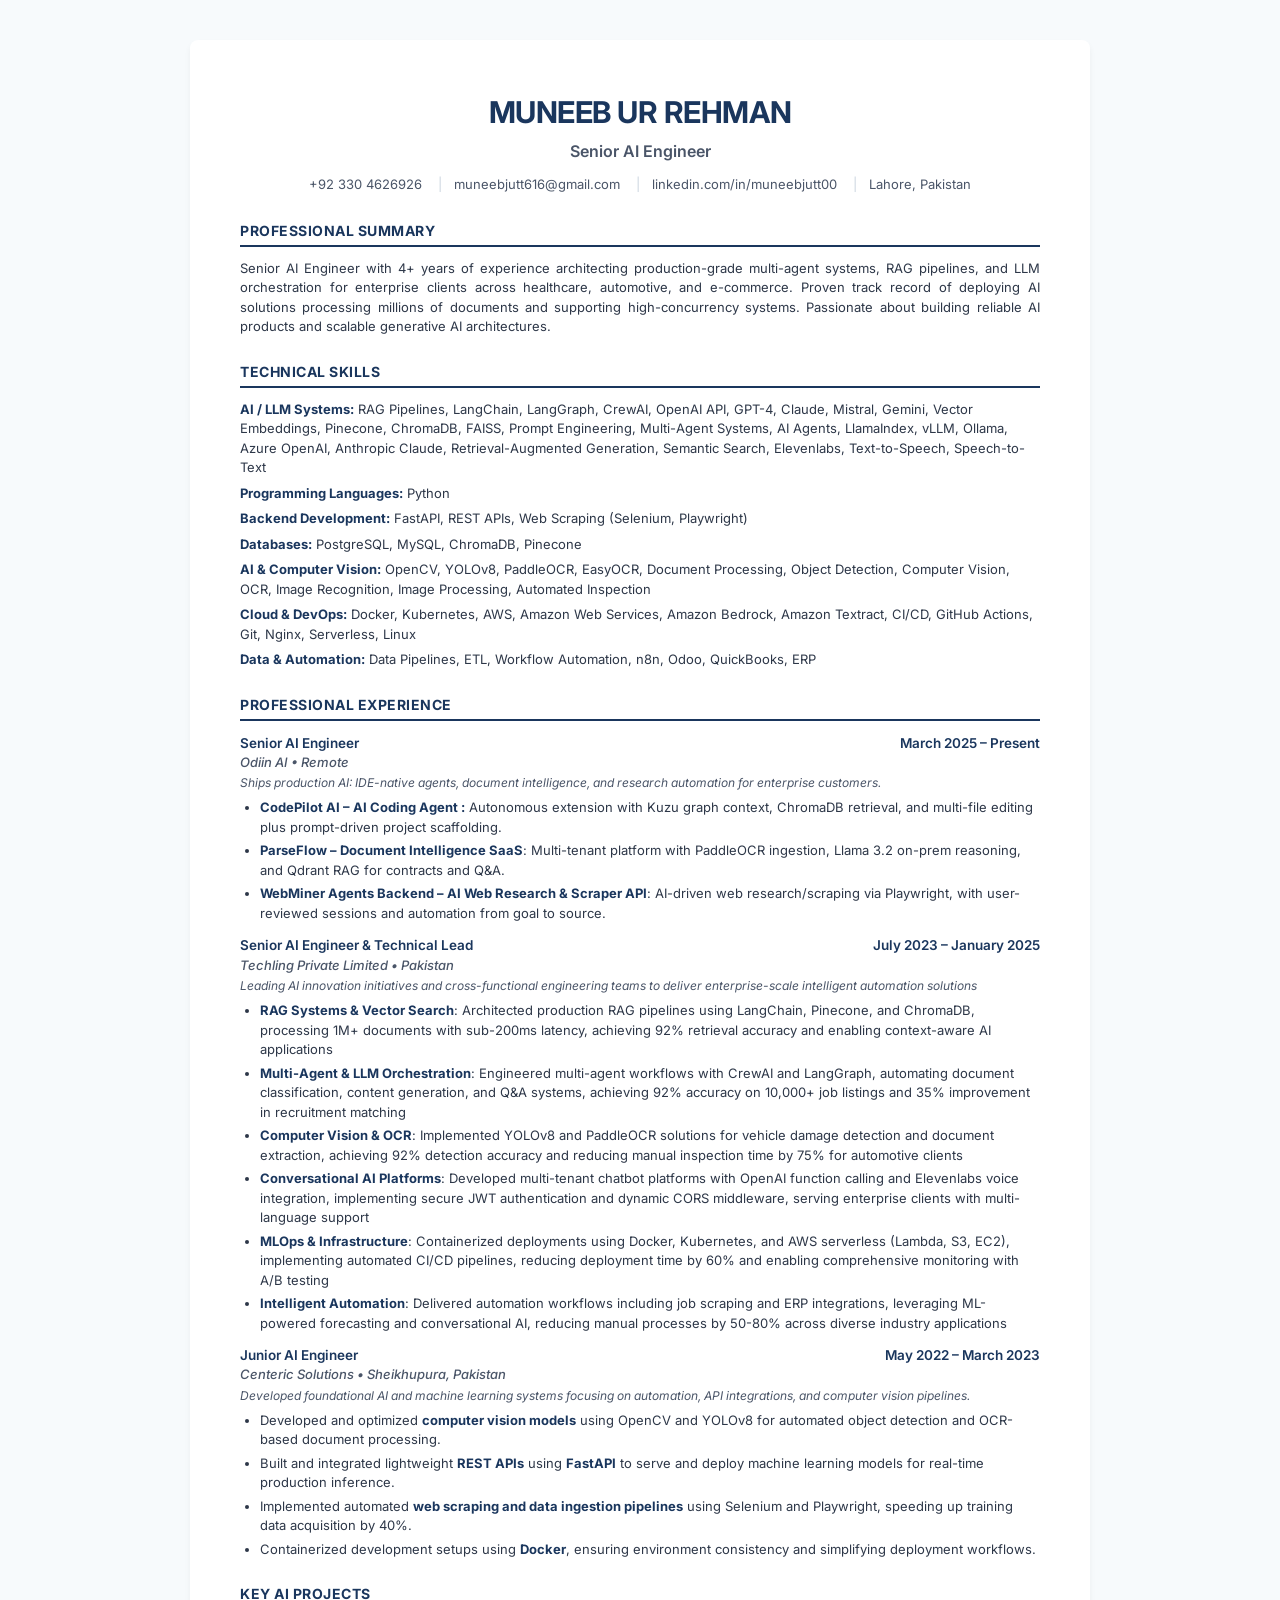
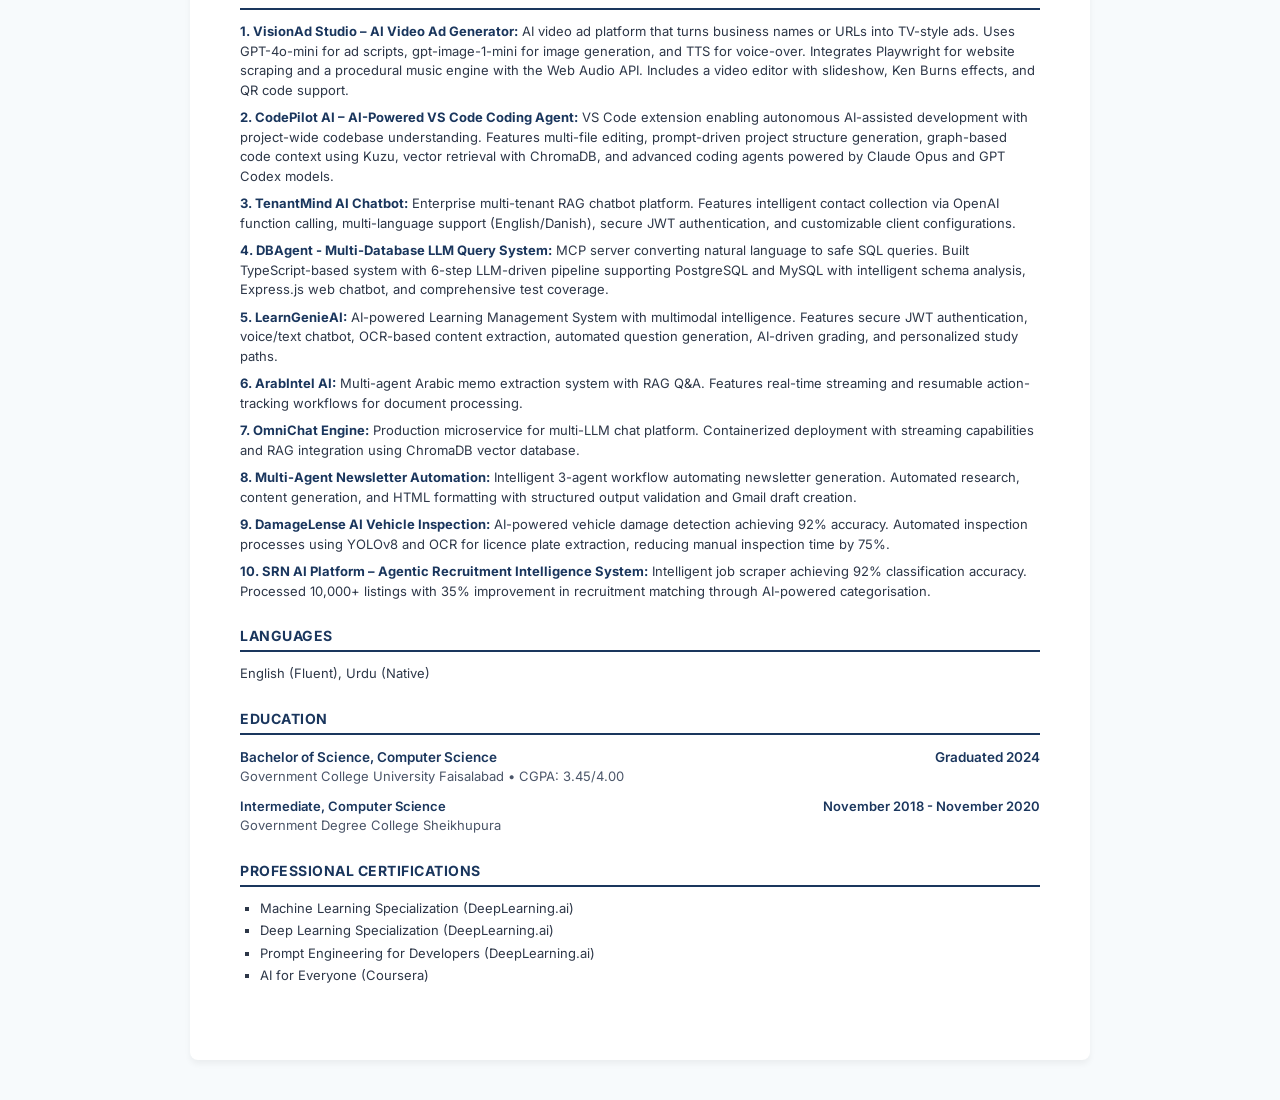
<file: Muneeb_Ur_Rehman_AI_Engineer_CV.html>
<!DOCTYPE html>
<html lang="en">
<head>
    <meta charset="UTF-8">
    <meta name="viewport" content="width=device-width, initial-scale=1.0">
    <title>Muneeb Ur Rehman - Senior AI Engineer CV</title>
    <link href="https://fonts.googleapis.com/css2?family=Inter:wght@300;400;500;600;700&display=swap" rel="stylesheet">
    <style>
        :root {
            --primary: #1a365d;
            --secondary: #4a5568;
            --text: #2d3748;
            --border: #cbd5e0;
            --accent: #2b6cb0;
        }
        
        * {
            box-sizing: border-box;
            margin: 0;
            padding: 0;
        }
        
        body {
            font-family: 'Inter', sans-serif;
            color: var(--text);
            line-height: 1.5;
            background-color: #f7fafc;
            padding: 40px 20px;
        }
        
        .cv-container {
            max-width: 900px;
            margin: 0 auto;
            background: #fff;
            padding: 50px;
            box-shadow: 0 4px 6px rgba(0,0,0,0.05);
            border-radius: 8px;
        }
        
        header {
            text-align: center;
            margin-bottom: 25px;
        }
        
        h1 {
            font-size: 30px;
            font-weight: 700;
            color: var(--primary);
            letter-spacing: -0.5px;
            margin-bottom: 4px;
            text-transform: uppercase;
        }
        
        .title {
            font-size: 16px;
            font-weight: 600;
            color: var(--secondary);
            margin-bottom: 12px;
        }
        
        .contact-info {
            display: flex;
            flex-wrap: wrap;
            justify-content: center;
            gap: 12px;
            font-size: 13px;
            color: var(--secondary);
        }
        
        .contact-info a {
            color: var(--secondary);
            text-decoration: none;
            transition: color 0.2s;
        }
        
        .contact-info a:hover {
            color: var(--accent);
        }
        
        .contact-info span:not(:last-child)::after {
            content: " |";
            margin-left: 12px;
            color: var(--border);
        }
        
        section {
            margin-bottom: 24px;
        }
        
        h2 {
            font-size: 14px;
            font-weight: 700;
            color: var(--primary);
            text-transform: uppercase;
            border-bottom: 2px solid var(--primary);
            padding-bottom: 4px;
            margin-bottom: 12px;
            letter-spacing: 0.5px;
        }
        
        .summary-text {
            font-size: 13px;
            text-align: justify;
        }
        
        .skills-list {
            display: grid;
            gap: 6px;
            font-size: 13px;
        }
        
        .skill-item strong {
            color: var(--primary);
        }
        
        .job-header {
            display: flex;
            justify-content: space-between;
            font-weight: 600;
            font-size: 13.5px;
            color: var(--primary);
            margin-top: 12px;
        }
        
        .job-company {
            font-size: 13px;
            font-weight: 500;
            color: var(--secondary);
            margin-bottom: 2px;
            font-style: italic;
        }
        
        .job-context {
            font-size: 12px;
            color: var(--secondary);
            margin-bottom: 6px;
            font-style: italic;
        }
        
        .job-bullets {
            list-style-type: disc;
            margin-left: 20px;
            font-size: 13px;
        }
        
        .job-bullets li {
            margin-bottom: 4px;
        }
        
        .job-bullets li strong {
            color: var(--primary);
        }
        
        .project-list {
            display: flex;
            flex-direction: column;
            gap: 8px;
        }
        
        .project-item {
            font-size: 13px;
        }
        
        .project-item strong {
            color: var(--primary);
        }
        
        .edu-item {
            margin-bottom: 10px;
        }
        
        .edu-header {
            display: flex;
            justify-content: space-between;
            font-weight: 600;
            font-size: 13.5px;
            color: var(--primary);
        }
        
        .edu-inst {
            font-size: 13px;
            color: var(--secondary);
        }
        
        .cert-list {
            list-style-type: square;
            margin-left: 20px;
            font-size: 13px;
        }
        
        .cert-list li {
            margin-bottom: 3px;
        }

        @media print {
            body {
                background: none;
                padding: 0;
            }
            .cv-container {
                box-shadow: none;
                padding: 0;
                border-radius: 0;
            }
            a {
                text-decoration: none;
                color: var(--text) !important;
            }
        }
    </style>
</head>
<body>
    <div class="cv-container">
        <header>
            <h1>Muneeb Ur Rehman</h1>
            <div class="title">Senior AI Engineer</div>
            <div class="contact-info">
                <span>+92 330 4626926</span>
                <span><a href="mailto:muneebjutt616@gmail.com">muneebjutt616@gmail.com</a></span>
                <span><a href="https://linkedin.com/in/muneebjutt00" target="_blank">linkedin.com/in/muneebjutt00</a></span>
                <span>Lahore, Pakistan</span>
            </div>
        </header>

        <section>
            <h2>Professional Summary</h2>
            <div class="summary-text">
                Senior AI Engineer with 4+ years of experience architecting production-grade multi-agent systems, RAG pipelines, and LLM orchestration for enterprise clients across healthcare, automotive, and e-commerce. Proven track record of deploying AI solutions processing millions of documents and supporting high-concurrency systems. Passionate about building reliable AI products and scalable generative AI architectures.
            </div>
        </section>

        <section>
            <h2>Technical Skills</h2>
            <div class="skills-list">
                <div class="skill-item"><strong>AI / LLM Systems:</strong> RAG Pipelines, LangChain, LangGraph, CrewAI, OpenAI API, GPT-4, Claude, Mistral, Gemini, Vector Embeddings, Pinecone, ChromaDB, FAISS, Prompt Engineering, Multi-Agent Systems, AI Agents, LlamaIndex, vLLM, Ollama, Azure OpenAI, Anthropic Claude, Retrieval-Augmented Generation, Semantic Search, Elevenlabs, Text-to-Speech, Speech-to-Text</div>
                <div class="skill-item"><strong>Programming Languages:</strong> Python</div>
                <div class="skill-item"><strong>Backend Development:</strong> FastAPI, REST APIs, Web Scraping (Selenium, Playwright)</div>
                <div class="skill-item"><strong>Databases:</strong> PostgreSQL, MySQL, ChromaDB, Pinecone</div>
                <div class="skill-item"><strong>AI & Computer Vision:</strong> OpenCV, YOLOv8, PaddleOCR, EasyOCR, Document Processing, Object Detection, Computer Vision, OCR, Image Recognition, Image Processing, Automated Inspection</div>
                <div class="skill-item"><strong>Cloud & DevOps:</strong> Docker, Kubernetes, AWS, Amazon Web Services, Amazon Bedrock, Amazon Textract, CI/CD, GitHub Actions, Git, Nginx, Serverless, Linux</div>
                <div class="skill-item"><strong>Data & Automation:</strong> Data Pipelines, ETL, Workflow Automation, n8n, Odoo, QuickBooks, ERP</div>
            </div>
        </section>

        <section>
            <h2>Professional Experience</h2>
            
            <div class="job">
                <div class="job-header">
                    <span>Senior AI Engineer</span>
                    <span>March 2025 – Present</span>
                </div>
                <div class="job-company">Odiin AI • Remote</div>
                <div class="job-context">Ships production AI: IDE-native agents, document intelligence, and research automation for enterprise customers.</div>
                <ul class="job-bullets">
                    <li><strong>CodePilot AI – AI Coding Agent :</strong> Autonomous extension with Kuzu graph context, ChromaDB retrieval, and multi-file editing plus prompt-driven project scaffolding.</li>
                    <li><strong>ParseFlow – Document Intelligence SaaS</strong>: Multi-tenant platform with PaddleOCR ingestion, Llama 3.2 on-prem reasoning, and Qdrant RAG for contracts and Q&A.</li>
                    <li><strong>WebMiner Agents Backend – AI Web Research & Scraper API</strong>: AI-driven web research/scraping via Playwright, with user-reviewed sessions and automation from goal to source.</li>
                </ul>
            </div>

            <div class="job" style="margin-top: 12px;">
                <div class="job-header">
                    <span>Senior AI Engineer & Technical Lead</span>
                    <span>July 2023 – January 2025</span>
                </div>
                <div class="job-company">Techling Private Limited • Pakistan</div>
                <div class="job-context">Leading AI innovation initiatives and cross-functional engineering teams to deliver enterprise-scale intelligent automation solutions</div>
                <ul class="job-bullets">
                    <li><strong>RAG Systems & Vector Search</strong>: Architected production RAG pipelines using LangChain, Pinecone, and ChromaDB, processing 1M+ documents with sub-200ms latency, achieving 92% retrieval accuracy and enabling context-aware AI applications</li>
                    <li><strong>Multi-Agent & LLM Orchestration</strong>: Engineered multi-agent workflows with CrewAI and LangGraph, automating document classification, content generation, and Q&A systems, achieving 92% accuracy on 10,000+ job listings and 35% improvement in recruitment matching</li>
                    <li><strong>Computer Vision & OCR</strong>: Implemented YOLOv8 and PaddleOCR solutions for vehicle damage detection and document extraction, achieving 92% detection accuracy and reducing manual inspection time by 75% for automotive clients</li>
                    <li><strong>Conversational AI Platforms</strong>: Developed multi-tenant chatbot platforms with OpenAI function calling and Elevenlabs voice integration, implementing secure JWT authentication and dynamic CORS middleware, serving enterprise clients with multi-language support</li>
                    <li><strong>MLOps & Infrastructure</strong>: Containerized deployments using Docker, Kubernetes, and AWS serverless (Lambda, S3, EC2), implementing automated CI/CD pipelines, reducing deployment time by 60% and enabling comprehensive monitoring with A/B testing</li>
                    <li><strong>Intelligent Automation</strong>: Delivered automation workflows including job scraping and ERP integrations, leveraging ML-powered forecasting and conversational AI, reducing manual processes by 50-80% across diverse industry applications</li>
                </ul>
            </div>

            <div class="job" style="margin-top: 12px;">
                <div class="job-header">
                    <span>Junior AI Engineer</span>
                    <span>May 2022 – March 2023</span>
                </div>
                <div class="job-company">Centeric Solutions • Sheikhupura, Pakistan</div>
                <div class="job-context">Developed foundational AI and machine learning systems focusing on automation, API integrations, and computer vision pipelines.</div>
                <ul class="job-bullets">
                    <li>Developed and optimized <strong>computer vision models</strong> using OpenCV and YOLOv8 for automated object detection and OCR-based document processing.</li>
                    <li>Built and integrated lightweight <strong>REST APIs</strong> using <strong>FastAPI</strong> to serve and deploy machine learning models for real-time production inference.</li>
                    <li>Implemented automated <strong>web scraping and data ingestion pipelines</strong> using Selenium and Playwright, speeding up training data acquisition by 40%.</li>
                    <li>Containerized development setups using <strong>Docker</strong>, ensuring environment consistency and simplifying deployment workflows.</li>
                </ul>
            </div>
        </section>

        <section>
            <h2>Key AI Projects</h2>
            <div class="project-list">
                <div class="project-item"><strong>1. VisionAd Studio – AI Video Ad Generator:</strong> AI video ad platform that turns business names or URLs into TV-style ads. Uses GPT-4o-mini for ad scripts, gpt-image-1-mini for image generation, and TTS for voice-over. Integrates Playwright for website scraping and a procedural music engine with the Web Audio API. Includes a video editor with slideshow, Ken Burns effects, and QR code support.</div>
                <div class="project-item"><strong>2. CodePilot AI – AI-Powered VS Code Coding Agent:</strong> VS Code extension enabling autonomous AI-assisted development with project-wide codebase understanding. Features multi-file editing, prompt-driven project structure generation, graph-based code context using Kuzu, vector retrieval with ChromaDB, and advanced coding agents powered by Claude Opus and GPT Codex models.</div>
                <div class="project-item"><strong>3. TenantMind AI Chatbot:</strong> Enterprise multi-tenant RAG chatbot platform. Features intelligent contact collection via OpenAI function calling, multi-language support (English/Danish), secure JWT authentication, and customizable client configurations.</div>
                <div class="project-item"><strong>4. DBAgent - Multi-Database LLM Query System:</strong> MCP server converting natural language to safe SQL queries. Built TypeScript-based system with 6-step LLM-driven pipeline supporting PostgreSQL and MySQL with intelligent schema analysis, Express.js web chatbot, and comprehensive test coverage.</div>
                <div class="project-item"><strong>5. LearnGenieAI:</strong> AI-powered Learning Management System with multimodal intelligence. Features secure JWT authentication, voice/text chatbot, OCR-based content extraction, automated question generation, AI-driven grading, and personalized study paths.</div>
                <div class="project-item"><strong>6. ArabIntel AI:</strong> Multi-agent Arabic memo extraction system with RAG Q&A. Features real-time streaming and resumable action-tracking workflows for document processing.</div>
                <div class="project-item"><strong>7. OmniChat Engine:</strong> Production microservice for multi-LLM chat platform. Containerized deployment with streaming capabilities and RAG integration using ChromaDB vector database.</div>
                <div class="project-item"><strong>8. Multi-Agent Newsletter Automation:</strong> Intelligent 3-agent workflow automating newsletter generation. Automated research, content generation, and HTML formatting with structured output validation and Gmail draft creation.</div>
                <div class="project-item"><strong>9. DamageLense AI Vehicle Inspection:</strong> AI-powered vehicle damage detection achieving 92% accuracy. Automated inspection processes using YOLOv8 and OCR for licence plate extraction, reducing manual inspection time by 75%.</div>
                <div class="project-item"><strong>10. SRN AI Platform – Agentic Recruitment Intelligence System:</strong> Intelligent job scraper achieving 92% classification accuracy. Processed 10,000+ listings with 35% improvement in recruitment matching through AI-powered categorisation.</div>
            </div>
        </section>

        <section>
            <h2>Languages</h2>
            <p style="font-size: 13px;">English (Fluent), Urdu (Native)</p>
        </section>

        <section>
            <h2>Education</h2>
            <div class="edu-item">
                <div class="edu-header">
                    <span>Bachelor of Science, Computer Science</span>
                    <span>Graduated 2024</span>
                </div>
                <div class="edu-inst">Government College University Faisalabad • CGPA: 3.45/4.00</div>
            </div>
            <div class="edu-item" style="margin-top: 8px;">
                <div class="edu-header" style="font-size: 13px;">
                    <span>Intermediate, Computer Science</span>
                    <span>November 2018 - November 2020</span>
                </div>
                <div class="edu-inst">Government Degree College Sheikhupura</div>
            </div>
        </section>

        <section>
            <h2>Professional Certifications</h2>
            <ul class="cert-list">
                <li>Machine Learning Specialization (DeepLearning.ai)</li>
                <li>Deep Learning Specialization (DeepLearning.ai)</li>
                <li>Prompt Engineering for Developers (DeepLearning.ai)</li>
                <li>AI for Everyone (Coursera)</li>
            </ul>
        </section>
    </div>
</body>
</html>
</file>
<file: style.css>
/* Global styling & Design System Variables */
:root {
    --bg-primary: #03050a;
    --bg-secondary: #0d1423; /* Solid dark color for scroll performance */
    --bg-tertiary: #141e37;
    --text-primary: #f8fafc;
    --text-secondary: #94a3b8;
    --accent: #f59e0b;
    --accent-gradient: linear-gradient(135deg, #f59e0b 0%, #e11d48 100%);
    --accent-glow: rgba(245, 158, 11, 0.15);
    --border-color: rgba(255, 255, 255, 0.05);
    --sidebar-width: 300px;
    --transition: all 0.3s cubic-bezier(0.25, 0.8, 0.25, 1);
    --font-headers: 'Outfit', sans-serif;
    --font-body: 'Inter', sans-serif;
}

* {
    box-sizing: border-box;
    margin: 0;
    padding: 0;
    scroll-behavior: smooth;
}

body {
    background-color: var(--bg-primary);
    background: linear-gradient(135deg, #090d16 0%, #03050a 100%);
    color: var(--text-primary);
    font-family: var(--font-body);
    overflow-x: hidden;
    line-height: 1.6;
    min-height: 100vh;
}

/* Performant Ambient Glow Blobs (Pre-blurred via gradients instead of CSS filter: blur) */
.ambient-glow {
    position: fixed;
    border-radius: 50%;
    pointer-events: none;
    z-index: -1;
    opacity: 0.2;
    transform: translate3d(0,0,0); /* Force GPU acceleration */
    will-change: transform;
}
.glow-1 {
    top: -10%;
    left: 15%;
    width: 45vw;
    height: 45vw;
    background: radial-gradient(circle, rgba(245, 158, 11, 0.08) 0%, rgba(245, 158, 11, 0.02) 40%, transparent 70%);
}
.glow-2 {
    bottom: 5%;
    right: 5%;
    width: 50vw;
    height: 50vw;
    background: radial-gradient(circle, rgba(124, 58, 237, 0.08) 0%, rgba(124, 58, 237, 0.02) 40%, transparent 70%);
}
.glow-3 {
    top: 40%;
    left: 45%;
    width: 35vw;
    height: 35vw;
    background: radial-gradient(circle, rgba(6, 182, 212, 0.08) 0%, rgba(6, 182, 212, 0.02) 40%, transparent 70%);
}

/* Typography Headers */
h1, h2, h3, h4, .role, .project-title, .name {
    font-family: var(--font-headers);
}

/* Scrollbar styling */
::-webkit-scrollbar {
    width: 8px;
}
::-webkit-scrollbar-track {
    background: var(--bg-primary);
}
::-webkit-scrollbar-thumb {
    background: rgba(255, 255, 255, 0.1);
    border: 2px solid var(--bg-primary);
    border-radius: 4px;
}
::-webkit-scrollbar-thumb:hover {
    background: var(--accent);
}

/* Sidebar Layout */
.sidebar {
    position: fixed;
    top: 0;
    left: 0;
    width: var(--sidebar-width);
    height: 100vh;
    background-color: rgba(9, 13, 25, 0.85);
    backdrop-filter: blur(12px); /* Kept on fixed element (doesn't impact scroll performance) */
    -webkit-backdrop-filter: blur(12px);
    border-right: 1px solid var(--border-color);
    padding: 2.5rem 2rem;
    display: flex;
    flex-direction: column;
    justify-content: space-between;
    z-index: 100;
    transition: var(--transition);
}

.sidebar-identity {
    display: flex;
    align-items: center;
    gap: 1.25rem;
    margin-bottom: 2rem;
}

.avatar-wrapper {
    position: relative;
    width: 60px;
    height: 60px;
    border-radius: 50%;
    overflow: hidden;
    border: 2px solid var(--accent);
    box-shadow: 0 0 15px rgba(245, 158, 11, 0.1);
    display: flex;
    align-items: center;
    justify-content: center;
}

.avatar-placeholder {
    font-size: 1.5rem;
    font-weight: 700;
    color: var(--accent);
}

.avatar {
    position: absolute;
    width: 100%;
    height: 100%;
    object-fit: cover;
}

.name-block {
    display: flex;
    align-items: center;
    gap: 0.25rem;
}

.name {
    font-weight: 800;
    font-size: 1.35rem;
    background: var(--accent-gradient);
    -webkit-background-clip: text;
    -webkit-text-fill-color: transparent;
}

.sidebar-title {
    font-size: 0.85rem;
    color: var(--text-secondary);
    font-weight: 500;
    letter-spacing: 0.05em;
}

.sidebar-nav {
    display: flex;
    flex-direction: column;
    gap: 0.5rem;
}

.nav-link {
    display: flex;
    align-items: center;
    gap: 0.75rem;
    color: var(--text-secondary);
    text-decoration: none;
    padding: 0.75rem 1rem;
    border-radius: 12px;
    font-weight: 600;
    transition: var(--transition);
}

.nav-link:hover, .nav-link-active {
    color: var(--text-primary);
    background-color: rgba(255, 255, 255, 0.04);
}

.nav-link-active {
    border-left: 3px solid var(--accent);
    background-color: rgba(245, 158, 11, 0.04);
}

.nav-icon {
    opacity: 0.8;
}

.sidebar-connect {
    margin-top: auto;
}

.connect-label {
    font-size: 0.75rem;
    font-weight: 700;
    text-transform: uppercase;
    letter-spacing: 0.15em;
    color: var(--text-secondary);
    margin-bottom: 1.25rem;
}

.social-links {
    display: flex;
    flex-direction: column;
    gap: 0.75rem;
}

.social-link {
    display: flex;
    align-items: center;
    gap: 0.75rem;
    color: var(--text-secondary);
    text-decoration: none;
    font-size: 0.9rem;
    font-weight: 500;
    transition: var(--transition);
}

.social-link:hover {
    color: var(--accent);
    transform: translateX(4px);
}

/* Main Content Wrapper */
.main-wrapper {
    margin-left: var(--sidebar-width);
    padding: 3rem 5rem;
    max-width: 1300px;
    min-height: 100vh;
    transition: var(--transition);
}

/* Common Section Styles */
.section {
    padding: 6rem 0;
    border-bottom: 1px solid var(--border-color);
}

.section:last-child {
    border-bottom: none;
}

.section-header {
    margin-bottom: 4rem;
}

.section-label {
    font-size: 0.8rem;
    color: var(--accent);
    text-transform: uppercase;
    letter-spacing: 0.2em;
    display: block;
    margin-bottom: 0.75rem;
    font-weight: 700;
}

.section-title {
    font-size: 2.75rem;
    font-weight: 800;
    margin-bottom: 1rem;
    letter-spacing: -0.02em;
}

.section-subtitle {
    color: var(--text-secondary);
    font-size: 1.15rem;
    font-weight: 400;
}

/* Hero Section */
.hero-section {
    padding: 8rem 0;
    min-height: 90vh;
    display: flex;
    align-items: center;
}

.hero-content {
    max-width: 800px;
}

.hero-greeting {
    font-size: 4rem;
    font-weight: 900;
    margin-bottom: 1.5rem;
    letter-spacing: -0.03em;
}

.typewriter-cursor {
    color: var(--accent);
    animation: cursorBlink 1s infinite;
}

.hero-title-row {
    display: flex;
    align-items: center;
    gap: 1.25rem;
    margin-bottom: 2.5rem;
}

.hero-subtitle {
    font-size: 2.5rem;
    color: var(--text-primary);
    font-weight: 800;
    letter-spacing: -0.01em;
}

.accent-triangle {
    width: 0;
    height: 0;
    border-left: 8px solid transparent;
    border-right: 8px solid transparent;
    border-bottom: 14px solid var(--accent);
    display: inline-block;
}

.hero-cta-row {
    display: flex;
    gap: 1.5rem;
    margin-bottom: 3.5rem;
}

.cta-button {
    background: var(--accent-gradient);
    color: #03050a;
    text-decoration: none;
    font-weight: 800;
    padding: 0.95rem 2rem;
    border-radius: 12px;
    display: flex;
    align-items: center;
    gap: 1rem;
    transition: var(--transition);
    border: none;
}

.cta-button:hover {
    box-shadow: 0 10px 30px rgba(245, 158, 11, 0.3);
    transform: translateY(-3px);
}

.follow-badge {
    background: rgba(255, 255, 255, 0.2);
    font-size: 0.8rem;
    padding: 0.2rem 0.6rem;
    border-radius: 6px;
    font-weight: 700;
}

.resume-button {
    background: rgba(255, 255, 255, 0.03);
    border: 1px solid var(--border-color);
    color: var(--text-primary);
    text-decoration: none;
    font-weight: 700;
    padding: 0.95rem 2rem;
    border-radius: 12px;
    display: flex;
    align-items: center;
    gap: 0.75rem;
    transition: var(--transition);
}

.resume-button:hover {
    border-color: var(--accent);
    background-color: rgba(245, 158, 11, 0.04);
    transform: translateY(-3px);
}

.hero-description {
    font-size: 1.25rem;
    color: var(--text-secondary);
    max-width: 700px;
    margin-bottom: 2rem;
    font-weight: 400;
}

.hero-say-hi {
    font-size: 1rem;
    color: var(--text-secondary);
    margin-bottom: 4rem;
}

.hero-say-hi a {
    color: var(--accent);
    text-decoration: none;
    font-weight: 600;
}

.hero-stats {
    display: flex;
    gap: 5rem;
    margin-bottom: 5rem;
}

.hero-stat {
    display: flex;
    flex-direction: column;
}

.stat-value {
    font-size: 3rem;
    font-weight: 800;
    background: var(--accent-gradient);
    -webkit-background-clip: text;
    -webkit-text-fill-color: transparent;
}

.stat-label {
    font-size: 0.95rem;
    color: var(--text-secondary);
    font-weight: 500;
}

/* Featured Project Card */
.featured-card {
    background: linear-gradient(135deg, rgba(13, 20, 35, 0.8) 0%, rgba(20, 30, 55, 0.7) 100%);
    border: 1px solid var(--border-color);
    border-radius: 20px;
    padding: 2.5rem;
    display: block;
    text-decoration: none;
    color: inherit;
    max-width: 800px;
    transition: var(--transition);
    position: relative;
    overflow: hidden;
}

.featured-card:hover {
    transform: translateY(-4px);
    border-color: rgba(245, 158, 11, 0.3);
    box-shadow: 0 15px 40px rgba(0, 0, 0, 0.4);
}

.featured-label {
    font-size: 0.75rem;
    text-transform: uppercase;
    letter-spacing: 0.15em;
    color: var(--accent);
    margin-bottom: 1rem;
    font-weight: 700;
}

.featured-title {
    font-size: 1.75rem;
    margin-bottom: 1rem;
    font-weight: 800;
}

.featured-desc {
    color: var(--text-secondary);
    font-size: 1rem;
    margin-bottom: 2rem;
    line-height: 1.6;
}

.featured-cta {
    display: flex;
    align-items: center;
    gap: 0.5rem;
    color: var(--accent);
    font-weight: 700;
    font-size: 0.95rem;
    transition: var(--transition);
}

.featured-card:hover .featured-cta {
    transform: translateX(4px);
}

/* About Grid */
.about-grid {
    display: grid;
    grid-template-columns: 1.2fr 0.8fr;
    gap: 5rem;
    align-items: start;
}

.about-content h3 {
    font-size: 2rem;
    margin-bottom: 2rem;
    font-weight: 800;
    line-height: 1.4;
}

.highlight {
    background: var(--accent-gradient);
    -webkit-background-clip: text;
    -webkit-text-fill-color: transparent;
    font-weight: 800;
}

.bio {
    color: var(--text-secondary);
    margin-bottom: 1.75rem;
    font-size: 1.05rem;
}

.industries {
    display: flex;
    gap: 1rem;
    margin-top: 2.5rem;
}

.industry-tag {
    background-color: rgba(255, 255, 255, 0.03);
    border: 1px solid var(--border-color);
    padding: 0.6rem 1.25rem;
    border-radius: 30px;
    font-size: 0.9rem;
    font-weight: 600;
    color: var(--text-secondary);
}

.about-stats-grid {
    display: grid;
    grid-template-columns: 1fr 1fr;
    gap: 2rem;
}

.stat-card {
    background: var(--bg-secondary);
    border: 1px solid var(--border-color);
    border-radius: 16px;
    padding: 2rem;
    transition: var(--transition);
}

.stat-card:hover {
    transform: translateY(-4px);
    border-color: rgba(245, 158, 11, 0.25);
    box-shadow: 0 10px 30px rgba(0,0,0,0.3);
}

.stat-icon {
    color: var(--accent);
    margin-bottom: 1.25rem;
}

/* Skills Grid */
.skills-grid {
    display: grid;
    grid-template-columns: repeat(auto-fill, minmax(340px, 1fr));
    gap: 2rem;
}

.skills-card {
    background: var(--bg-secondary);
    border: 1px solid var(--border-color);
    border-radius: 20px;
    padding: 2.5rem;
    transition: var(--transition);
}

.skills-card:hover {
    border-color: rgba(245, 158, 11, 0.25);
    transform: translateY(-4px);
    box-shadow: 0 12px 30px rgba(0, 0, 0, 0.3);
}

.skills-card-icon {
    color: var(--accent);
    margin-bottom: 1.5rem;
}

.skills-card-title {
    font-size: 1.5rem;
    margin-bottom: 1.5rem;
    font-weight: 800;
}

.skills-tags {
    display: flex;
    flex-wrap: wrap;
    gap: 0.6rem;
}

.skill-tag {
    background-color: rgba(255, 255, 255, 0.03);
    border: 1px solid var(--border-color);
    padding: 0.4rem 0.85rem;
    border-radius: 8px;
    font-size: 0.825rem;
    color: var(--text-secondary);
    font-weight: 500;
    transition: var(--transition);
}

.skill-tag:hover {
    background-color: rgba(245, 158, 11, 0.08);
    border-color: var(--accent);
    color: var(--text-primary);
}

/* Timeline/Experience */
.timeline {
    position: relative;
    max-width: 1000px;
    padding-left: 3rem;
}

.timeline::before {
    content: '';
    position: absolute;
    top: 0;
    left: 0;
    width: 2px;
    height: 100%;
    background: linear-gradient(to bottom, var(--accent) 0%, rgba(245,158,11,0.05) 100%);
}

.timeline-item {
    position: relative;
    margin-bottom: 5rem;
}

.timeline-item:last-child {
    margin-bottom: 0;
}

.timeline-dot {
    position: absolute;
    left: -3.4rem;
    top: 0.6rem;
    width: 14px;
    height: 14px;
    border-radius: 50%;
    background-color: var(--accent);
    box-shadow: 0 0 15px var(--accent);
}

.timeline-card {
    background: var(--bg-secondary);
    border: 1px solid var(--border-color);
    border-radius: 20px;
    padding: 2.5rem;
    transition: var(--transition);
}

.timeline-card:hover {
    border-color: rgba(245, 158, 11, 0.25);
    box-shadow: 0 10px 30px rgba(0,0,0,0.3);
}

.card-header {
    display: flex;
    justify-content: space-between;
    align-items: flex-start;
    margin-bottom: 2rem;
    gap: 2rem;
}

.role {
    font-size: 1.75rem;
    font-weight: 800;
    margin-bottom: 0.35rem;
    letter-spacing: -0.01em;
}

.company {
    color: var(--accent);
    font-weight: 700;
    font-size: 1.1rem;
}

.duration {
    font-size: 0.9rem;
    font-weight: 700;
    color: var(--text-primary);
    background-color: rgba(255, 255, 255, 0.05);
    padding: 0.45rem 1rem;
    border-radius: 8px;
    white-space: nowrap;
}

.experience-description {
    color: var(--text-secondary);
    margin-bottom: 2rem;
    font-size: 1.05rem;
}

.achievements-list {
    display: flex;
    flex-direction: column;
    gap: 1.25rem;
}

.achievement {
    display: flex;
    gap: 1.25rem;
    align-items: flex-start;
}

.achievement-icon {
    color: var(--accent);
    flex-shrink: 0;
    margin-top: 0.25rem;
}

.achievement-text {
    color: var(--text-secondary);
    font-size: 1rem;
    line-height: 1.6;
}

/* Projects Grid */
.projects-grid {
    display: grid;
    grid-template-columns: repeat(auto-fill, minmax(380px, 1fr));
    gap: 2.5rem;
}

.project-card {
    background: var(--bg-secondary);
    border: 1px solid var(--border-color);
    border-radius: 20px;
    padding: 2.5rem;
    display: flex;
    flex-direction: column;
    justify-content: space-between;
    transition: var(--transition);
    position: relative;
    will-change: transform; /* Optimize rendering performance during animations */
}

.project-card:hover {
    transform: translateY(-5px);
    border-color: rgba(245, 158, 11, 0.3);
    box-shadow: 0 12px 30px rgba(0, 0, 0, 0.4);
}

.project-number {
    position: absolute;
    top: 2rem;
    right: 2.5rem;
    font-size: 3rem;
    font-weight: 900;
    color: rgba(255, 255, 255, 0.02);
    line-height: 1;
}

.project-title {
    font-size: 1.5rem;
    margin-bottom: 1.5rem;
    padding-right: 2rem;
    font-weight: 800;
}

.project-bullets {
    list-style: none;
    margin-bottom: 2rem;
    display: flex;
    flex-direction: column;
    gap: 0.85rem;
}

.project-bullets li {
    position: relative;
    padding-left: 1.5rem;
    color: var(--text-secondary);
    font-size: 0.95rem;
    line-height: 1.5;
}

.project-bullets li::before {
    content: '→';
    position: absolute;
    left: 0;
    color: var(--accent);
    font-weight: 700;
}

.project-impact {
    background-color: rgba(245, 158, 11, 0.04);
    border: 1px dashed rgba(245, 158, 11, 0.15);
    border-radius: 10px;
    padding: 0.85rem 1.25rem;
    font-size: 0.9rem;
    color: var(--accent);
    display: flex;
    align-items: center;
    gap: 0.5rem;
    margin-top: auto;
    font-weight: 600;
}

/* Certifications & Education */
.certifications-grid {
    display: grid;
    grid-template-columns: 1.1fr 0.9fr;
    gap: 4rem;
}

.certs-card {
    background: var(--bg-secondary);
    border: 1px solid var(--border-color);
    border-radius: 20px;
    padding: 3rem;
    transition: var(--transition);
}

.certs-card:hover {
    border-color: rgba(245, 158, 11, 0.15);
}

.certs-card-title {
    font-size: 1.75rem;
    margin-bottom: 2.5rem;
    border-bottom: 1px solid var(--border-color);
    padding-bottom: 1rem;
    font-weight: 800;
}

.certs-list {
    display: flex;
    flex-direction: column;
    gap: 1.5rem;
}

.cert-item {
    padding-bottom: 1.5rem;
    border-bottom: 1px solid rgba(255, 255, 255, 0.03);
}

.cert-item:last-child {
    border-bottom: none;
    padding-bottom: 0;
}

.cert-name {
    font-weight: 700;
    font-size: 1.1rem;
    margin-bottom: 0.35rem;
}

.cert-issuer {
    font-size: 0.9rem;
    color: var(--accent);
    font-weight: 600;
}

.edu-item {
    margin-bottom: 2.5rem;
}

.edu-title {
    font-weight: 800;
    font-size: 1.25rem;
    margin-bottom: 0.5rem;
}

.edu-school {
    color: var(--accent);
    font-weight: 700;
    margin-bottom: 1rem;
}

.edu-details {
    display: flex;
    gap: 2.5rem;
}

.edu-detail {
    font-size: 0.95rem;
    color: var(--text-secondary);
}

.languages-list {
    display: flex;
    flex-direction: column;
    gap: 1rem;
}

.lang-item {
    font-weight: 700;
    font-size: 1.05rem;
}

.lang-level {
    font-weight: 400;
    color: var(--text-secondary);
}

/* Contact Section */
.contact-grid {
    display: grid;
    grid-template-columns: 1fr 1.2fr;
    gap: 5rem;
}

.contact-info h3, .contact-form-wrapper h3 {
    font-size: 1.75rem;
    margin-bottom: 1.75rem;
    font-weight: 800;
}

.contact-info p {
    color: var(--text-secondary);
    margin-bottom: 3rem;
    font-size: 1.05rem;
}

.contact-cards {
    display: flex;
    flex-direction: column;
    gap: 1.5rem;
}

.contact-card {
    background: var(--bg-secondary);
    border: 1px solid var(--border-color);
    border-radius: 16px;
    padding: 1.5rem 2rem;
    display: flex;
    align-items: center;
    gap: 1.5rem;
    text-decoration: none;
    color: inherit;
    transition: var(--transition);
}

.contact-card:hover {
    border-color: var(--accent);
    transform: translateX(4px);
    box-shadow: 0 10px 25px rgba(0,0,0,0.3);
}

.contact-icon {
    color: var(--accent);
    background-color: rgba(245, 158, 11, 0.06);
    width: 48px;
    height: 48px;
    border-radius: 12px;
    display: flex;
    align-items: center;
    justify-content: center;
    border: 1px solid rgba(245, 158, 11, 0.15);
}

.contact-label {
    font-size: 0.8rem;
    color: var(--text-secondary);
    font-weight: 600;
    text-transform: uppercase;
    letter-spacing: 0.05em;
    margin-bottom: 0.25rem;
}

.contact-value {
    font-weight: 700;
    font-size: 1.05rem;
}

.contact-form-wrapper {
    background: var(--bg-secondary);
    border: 1px solid var(--border-color);
    border-radius: 20px;
    padding: 3rem;
}

.contact-form {
    display: flex;
    flex-direction: column;
    gap: 1.75rem;
}

.form-group {
    display: flex;
    flex-direction: column;
    gap: 0.5rem;
}

.form-group label {
    font-size: 0.85rem;
    font-weight: 700;
    color: var(--text-secondary);
    text-transform: uppercase;
    letter-spacing: 0.05em;
}

.form-group input, .form-group textarea {
    background-color: rgba(0, 0, 0, 0.2);
    border: 1px solid var(--border-color);
    border-radius: 10px;
    padding: 1rem 1.25rem;
    color: var(--text-primary);
    font-family: inherit;
    font-size: 1rem;
    transition: var(--transition);
}

.form-group input:focus, .form-group textarea:focus {
    outline: none;
    border-color: var(--accent);
    box-shadow: 0 0 15px var(--accent-glow);
    background-color: rgba(0, 0, 0, 0.3);
}

.submit-button {
    background: var(--accent-gradient);
    color: #03050a;
    border: none;
    border-radius: 10px;
    padding: 1.1rem;
    font-weight: 800;
    font-size: 1.05rem;
    cursor: pointer;
    transition: var(--transition);
}

.submit-button:hover {
    box-shadow: 0 10px 25px rgba(245, 158, 11, 0.45);
    transform: translateY(-2px);
}

/* Animations */
@keyframes cursorBlink {
    0%, 100% { opacity: 0; }
    50% { opacity: 1; }
}

/* Scroll reveal mechanism */
.reveal {
    opacity: 0;
    transform: translateY(20px);
    transition: opacity 0.6s cubic-bezier(0.25, 0.8, 0.25, 1), transform 0.6s cubic-bezier(0.25, 0.8, 0.25, 1);
}

.reveal.revealed {
    opacity: 1;
    transform: translateY(0);
}

/* Mobile Toggle Button */
.mobile-toggle {
    display: none;
    position: fixed;
    top: 1.5rem;
    right: 1.5rem;
    background: rgba(13, 20, 35, 0.8);
    backdrop-filter: blur(12px);
    border: 1px solid var(--border-color);
    color: var(--text-primary);
    padding: 0.75rem;
    border-radius: 10px;
    cursor: pointer;
    z-index: 1000;
    transition: var(--transition);
}

.mobile-toggle:hover {
    border-color: var(--accent);
}

/* Media Queries */
@media (max-width: 1200px) {
    .main-wrapper {
        padding: 3rem;
    }
}

@media (max-width: 1024px) {
    .sidebar {
        left: calc(-1 * var(--sidebar-width));
    }
    
    .sidebar.active {
        left: 0;
    }
    
    .mobile-overlay {
        display: none;
        position: fixed;
        top: 0;
        left: 0;
        width: 100vw;
        height: 100vh;
        background: rgba(0, 0, 0, 0.7);
        backdrop-filter: blur(8px);
        z-index: 90;
    }
    
    .mobile-overlay.active {
        display: block;
    }
    
    .mobile-toggle {
        display: block;
    }
    
    .main-wrapper {
        margin-left: 0;
        padding: 2rem;
    }
    
    .about-grid, .contact-grid, .certifications-grid {
        grid-template-columns: 1fr;
        gap: 3.5rem;
    }
}

@media (max-width: 768px) {
    .hero-greeting {
        font-size: 3rem;
    }
    
    .hero-title-row {
        flex-direction: column;
        align-items: flex-start;
        gap: 0.5rem;
    }
    
    .hero-subtitle {
        font-size: 2rem;
    }
    
    .hero-cta-row {
        flex-direction: column;
        gap: 1rem;
    }
    
    .hero-stats {
        gap: 3rem;
    }
    
    .about-stats-grid {
        grid-template-columns: 1fr;
    }
    
    .projects-grid {
        grid-template-columns: 1fr;
    }
    
    .contact-form-wrapper {
        padding: 2rem;
    }
}
</file>
